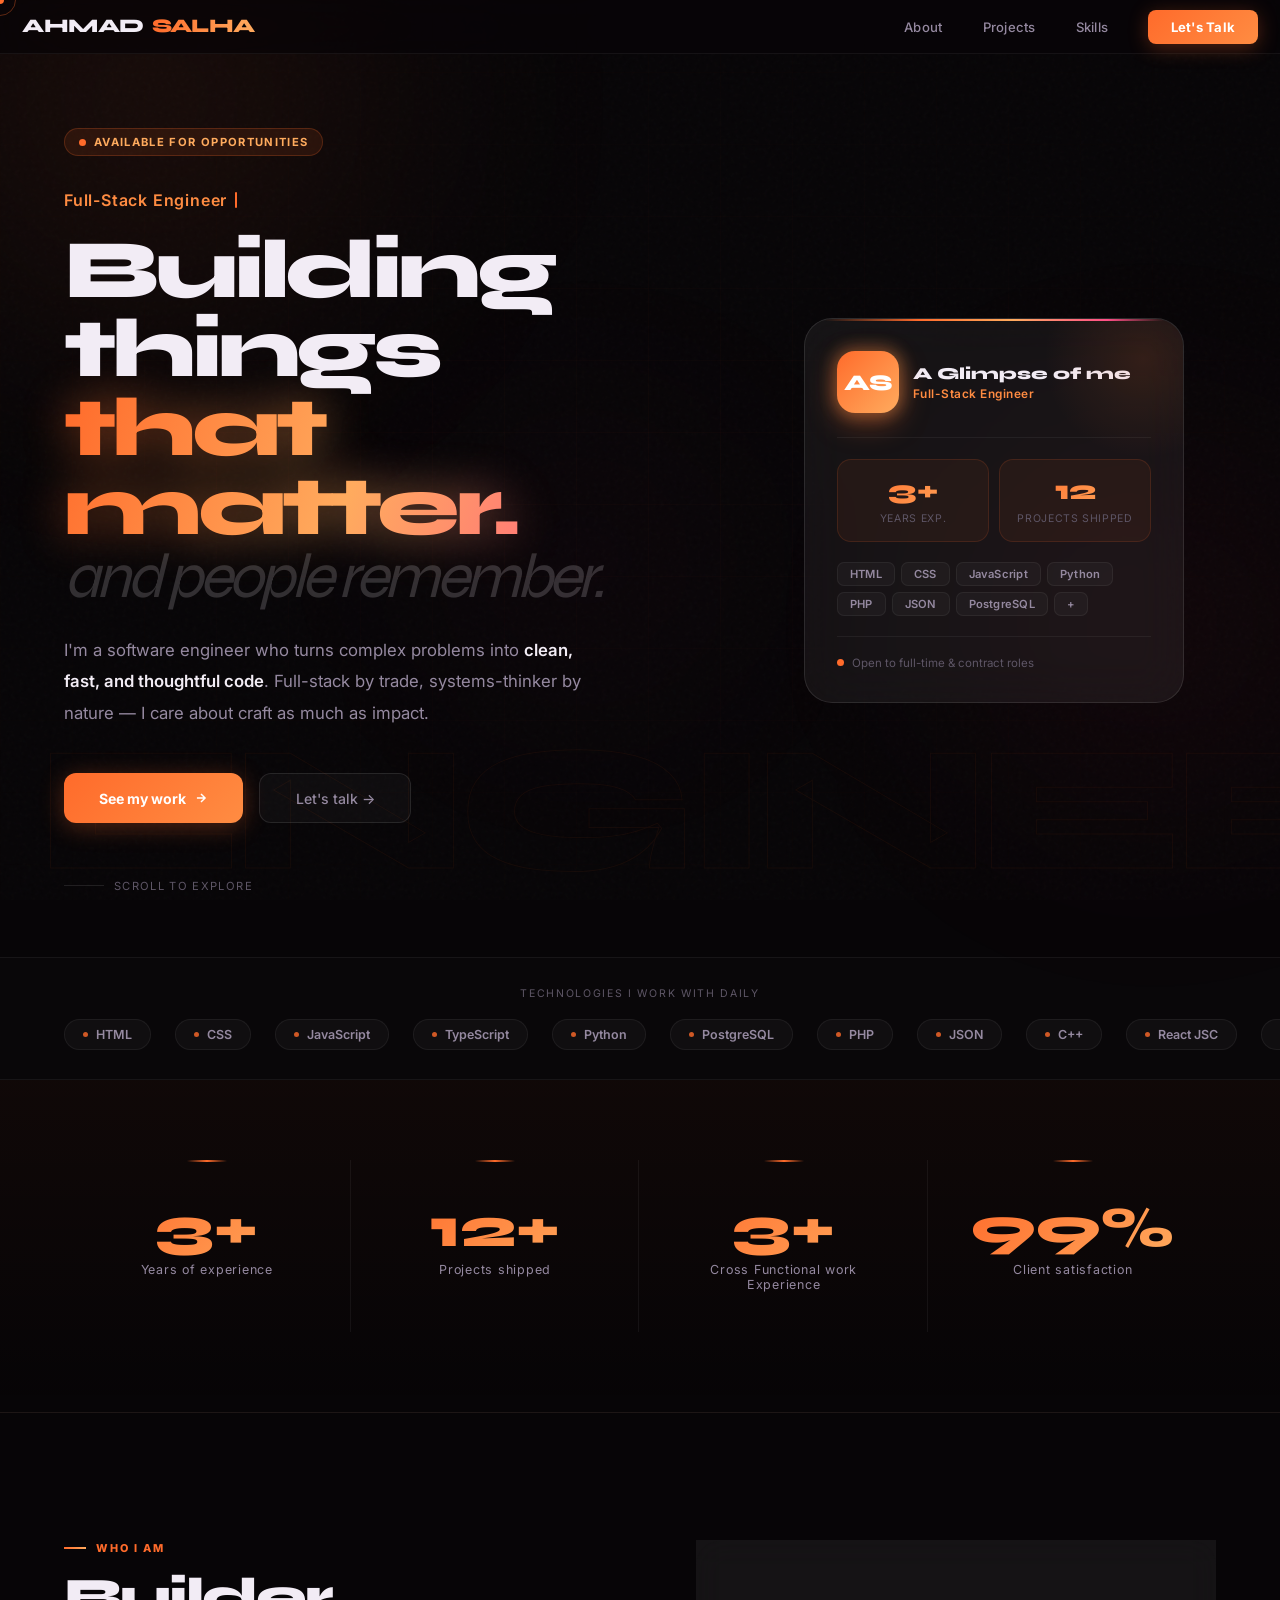
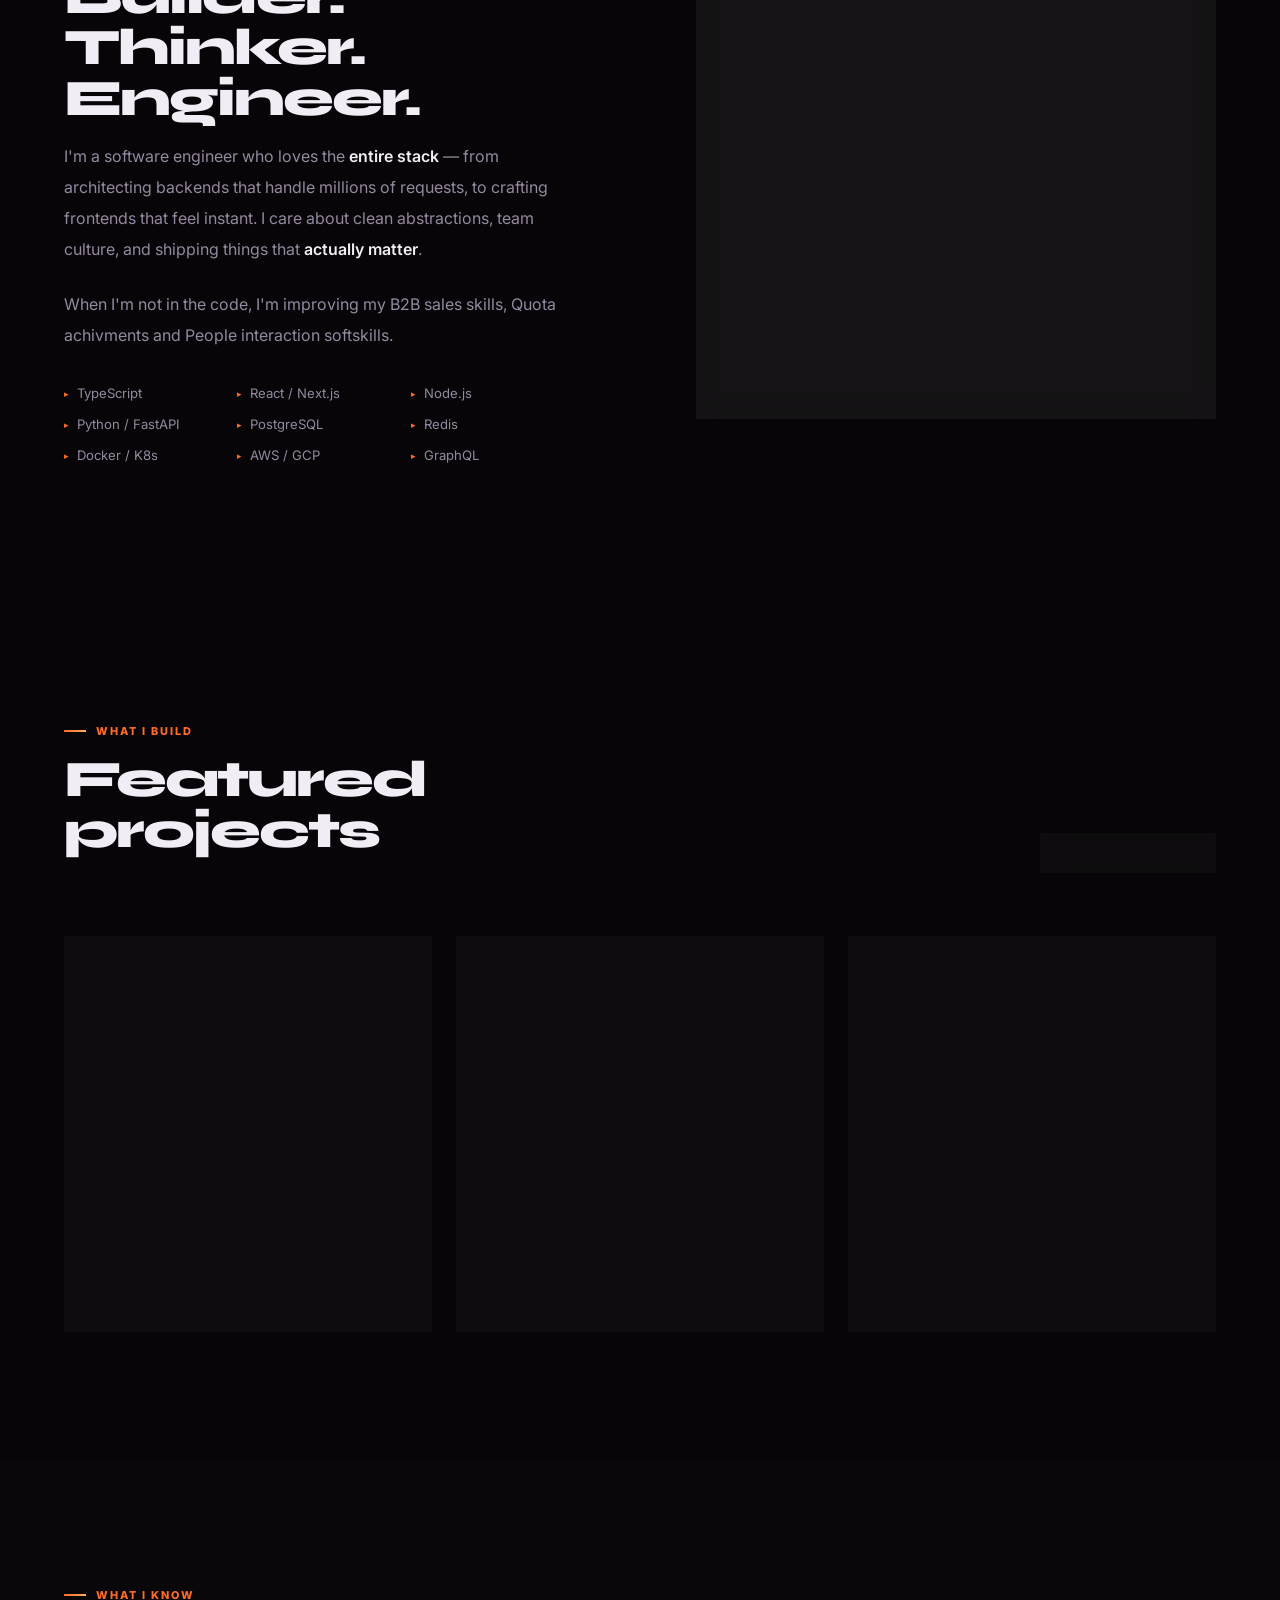
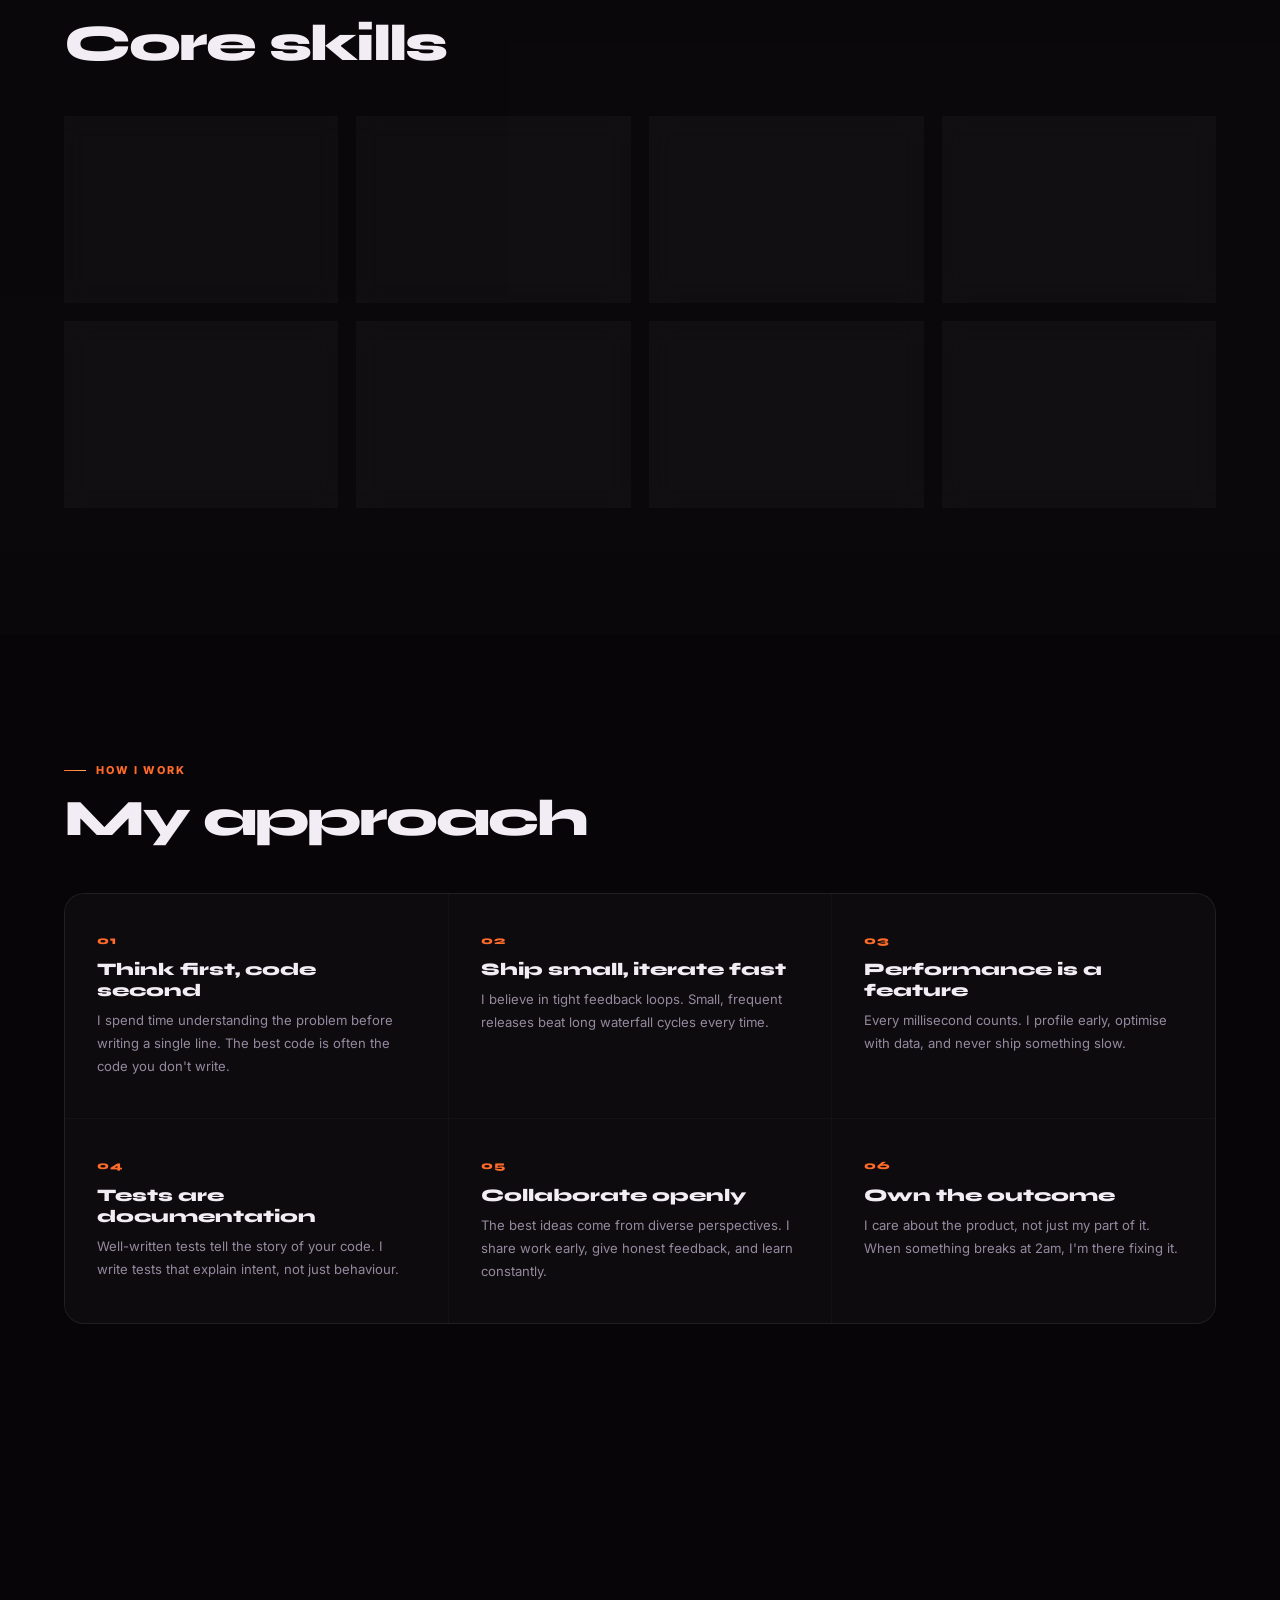
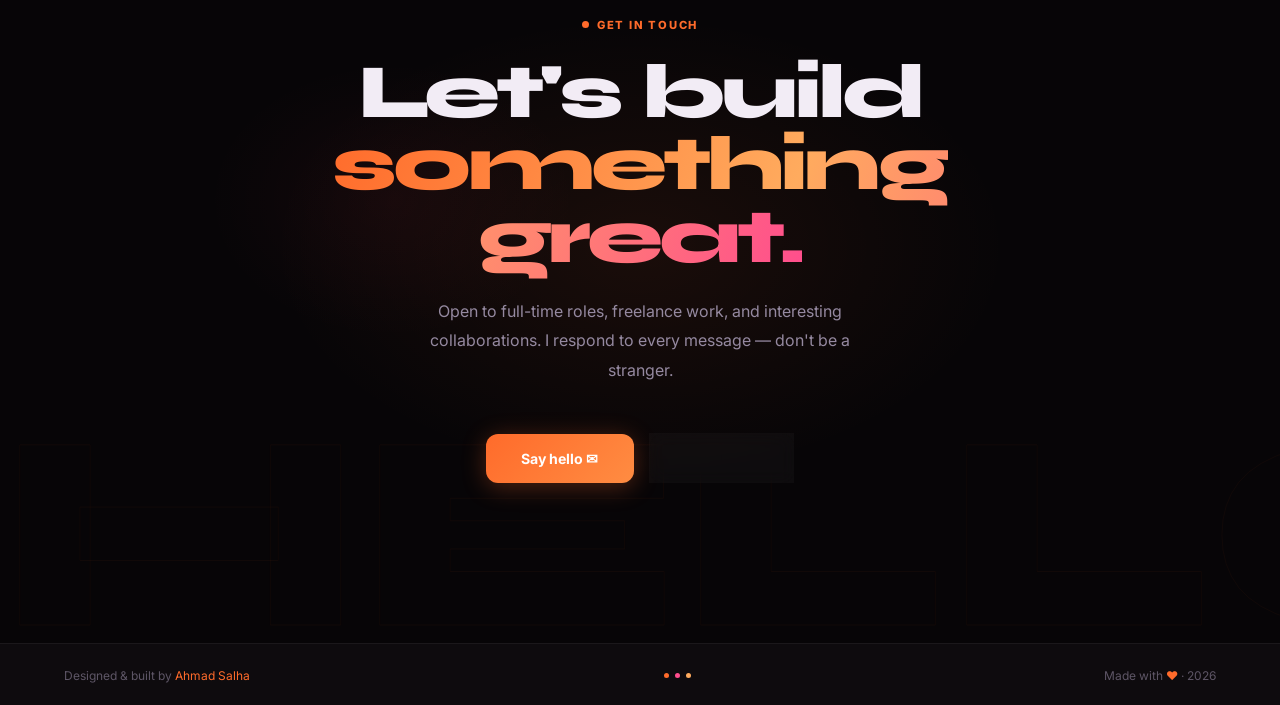
<file: Portofolio/index.html>
<!DOCTYPE html>
<html lang="en">
<head>
  <meta charset="UTF-8">
  <meta name="viewport" content="width=device-width, initial-scale=1.0">
  <title>AS- Software Engineer</title>
  <link rel="preconnect" href="https://fonts.googleapis.com">
  <link href="https://fonts.googleapis.com/css2?family=Syne:wght@400;500;600;700;800;900&family=Inter:wght@300;400;500;600;700&display=swap" rel="stylesheet">
  <link rel="stylesheet" href="style.css">
</head>
<body>

  <div class="cursor" id="cursor"></div>
  <div class="cursor-ring" id="cursorRing"></div>
  <div class="orb orb1"></div>
  <div class="orb orb2"></div>
  <div class="orb orb3"></div>

  <!-- NAV -->
  <nav>
    <a href="#" class="logo">
      
      AHMAD<span>SALHA</span>
    </a>
    <ul class="nav-links">
      <li><a href="#about">About</a></li>
      <li><a href="#projects">Projects</a></li>
      <li><a href="#skills">Skills</a></li>
      <li><a href="#contact" class="nav-cta">Let's Talk</a></li>
    </ul>

      <button class="hamburger" id="hamburger" aria-label="Menu">
        <span></span><span></span><span></span>
      </button>
  </nav>

  <!-- MOBILE NAV DRAWER -->
  <div class="mobile-nav" id="mobileNav">
    <a href="#about" class="m-link">About</a>
    <a href="#projects" class="m-link">Projects</a>
    <a href="#skills" class="m-link">Skills</a>
    <a href="#contact" class="m-cta m-link">Let's Talk</a>
  </div>

  <!-- HERO -->
  <section class="hero" id="home">
    <div class="hero-bg-text">ENGINEER</div>

    <div class="hero-left">
      <span class="available-badge">
        <span class="pulse"></span>
        Available for opportunities
      </span>

      <div class="tw-line">
        <span id="typewriter"></span><span class="tw-caret"></span>
      </div>

      <h1>
        <span class="w1">Building things</span>
        <span class="w2" data-text="that matter.">that matter.</span>
        <span class="w3">and people remember.</span>
      </h1>

      <p class="hero-sub">
        I'm a software engineer who turns complex problems into <strong style="color:var(--text);font-weight:600">clean, fast, and thoughtful code</strong>. Full-stack by trade, systems-thinker by nature — I care about craft as much as impact.
      </p>

      <div class="hero-btns">
        <a href="#projects" class="btn-solid">
          See my work
          <svg width="14" height="14" viewBox="0 0 24 24" fill="none" stroke="currentColor" stroke-width="2.5"><path d="M5 12h14M12 5l7 7-7 7"/></svg>
        </a>
        <a href="#contact" class="btn-outline">Let's talk →</a>
      </div>

      <div class="scroll-hint">
        <div class="scroll-line"></div>
        Scroll to explore
      </div>
    </div>

    <div class="hero-right">
      <div class="hero-card">
        <div class="hero-card-glow"></div>
        <div class="card-top">
          <div class="avi">AS</div>
          <div>
            <div class="card-name">A Glimpse of me</div>
            <div class="card-role">Full-Stack Engineer</div>
          </div>
        </div>
        <div class="card-divider"></div>
        <div class="card-stats">
          <div class="stat-box">
            <span class="stat-n" data-target="3" data-suffix="+">3+</span>
            <span class="stat-l">Years exp.</span>
          </div>
          <div class="stat-box">
            <span class="stat-n" data-target="12">12</span>
            <span class="stat-l">Projects shipped</span>
          </div>
        </div>
        <div class="chip-row">
          <span class="chip">HTML</span>
          <span class="chip">CSS</span>
          <span class="chip">JavaScript</span>
          <span class="chip">Python</span>
          <span class="chip">PHP</span>
          <span class="chip">JSON</span>
          <span class="chip">PostgreSQL</span>
          <span class="chip">+</span>
        </div>
        <div class="status-row">
          <div class="status-dot"></div>
          Open to full-time &amp; contract roles
        </div>
      </div>
    </div>
  </section>

  <!-- TECH STRIP -->
  <div class="logo-strip">
    <div class="strip-label">Technologies I work with daily</div>
    <div class="strip-track">
      <div class="tech-pill"><div class="tech-dot"></div>HTML</div>
      <div class="tech-pill"><div class="tech-dot"></div>CSS</div>
      <div class="tech-pill"><div class="tech-dot"></div>JavaScript</div>
      <div class="tech-pill"><div class="tech-dot"></div>TypeScript</div>
      <div class="tech-pill"><div class="tech-dot"></div>Python</div>
      <div class="tech-pill"><div class="tech-dot"></div>PostgreSQL</div>
      <div class="tech-pill"><div class="tech-dot"></div>PHP</div>
      <div class="tech-pill"><div class="tech-dot"></div>JSON</div>
      <div class="tech-pill"><div class="tech-dot"></div>C++</div>
      <div class="tech-pill"><div class="tech-dot"></div>React JSC</div>
      <div class="tech-pill"><div class="tech-dot"></div>React TYS</div>
      <div class="tech-pill"><div class="tech-dot"></div>C#</div>
      <div class="tech-pill"><div class="tech-dot"></div>PowerShell</div>
      <div class="tech-pill"><div class="tech-dot"></div>HTML</div>
      <div class="tech-pill"><div class="tech-dot"></div>CSS</div>
      <div class="tech-pill"><div class="tech-dot"></div>JavaScript</div>
      <div class="tech-pill"><div class="tech-dot"></div>TypeScript</div>
      <div class="tech-pill"><div class="tech-dot"></div>Python</div>
      <div class="tech-pill"><div class="tech-dot"></div>PostgreSQL</div>
      <div class="tech-pill"><div class="tech-dot"></div>PHP</div>
      <div class="tech-pill"><div class="tech-dot"></div>JSON</div>
      <div class="tech-pill"><div class="tech-dot"></div>C++</div>
      <div class="tech-pill"><div class="tech-dot"></div>React JSC</div>
      <div class="tech-pill"><div class="tech-dot"></div>React TYS</div>
      <div class="tech-pill"><div class="tech-dot"></div>C#</div>
      <div class="tech-pill"><div class="tech-dot"></div>PowerShell</div>
      
    </div>
  </div>

  <!-- NUMBERS -->
  <section class="numbers-section" id="numbers">
    <div class="numbers-inner">
      <div class="num-card reveal">
        <div class="num-val"><span data-target="3" data-suffix="+">3+</span></div>
        <div class="num-label">Years of experience</div>
      </div>
      <div class="num-card reveal reveal-d1">
        <div class="num-val"><span data-target="12" data-suffix="+">12+</span></div>
        <div class="num-label">Projects shipped</div>
      </div>
      <div class="num-card reveal reveal-d2">
        <div class="num-val"><span data-target="3" data-suffix="+">3+</span></div>
        <div class="num-label">Cross Functional work Experience</div>
      </div>
      <div class="num-card reveal reveal-d3">
        <div class="num-val"><span data-target="99" data-suffix="%">99%</span></div>
        <div class="num-label">Client satisfaction</div>
      </div>
    </div>
  </section>

  <!-- ABOUT -->
  <section class="about-section" id="about">
    <div class="about-grid">
      <div>
        <div class="sec-tag reveal">Who I am</div>
        <h2 class="sec-title reveal reveal-d1">Builder.<br>Thinker.<br>Engineer.</h2>
        <p class="about-body reveal reveal-d2">
          I'm a software engineer who loves the <strong>entire stack</strong> — from architecting backends that handle millions of requests, to crafting frontends that feel instant. I care about clean abstractions, team culture, and shipping things that <strong>actually matter</strong>.
        </p>
        <p class="about-body reveal reveal-d3">
          When I'm not in the code, I'm improving my B2B sales skills, Quota achivments and People interaction softskills.
        </p>
        <div class="tech-list reveal">
          <span class="tech-li">TypeScript</span>
          <span class="tech-li">React / Next.js</span>
          <span class="tech-li">Node.js</span>
          <span class="tech-li">Python / FastAPI</span>
          <span class="tech-li">PostgreSQL</span>
          <span class="tech-li">Redis</span>
          <span class="tech-li">Docker / K8s</span>
          <span class="tech-li">AWS / GCP</span>
          <span class="tech-li">GraphQL</span>
        </div>
      </div>

      <div class="xp-card reveal reveal-d2">
        <div class="xp-label">Experience timeline</div>
        <div class="tl">
          <div class="tl-item">
            <div class="tl-left"><div class="tl-dot"></div><div class="tl-line"></div></div>
            <div>
              <div class="tl-year">2024 – Present</div>
              <div class="tl-role">B2B Account Manager</div>
              <div class="tl-co">HP · Full-time</div>
            </div>
          </div>
          <div class="tl-item">
            <div class="tl-left"><div class="tl-dot dim"></div><div class="tl-line"></div></div>
            <div>
              <div class="tl-year">2023 – Present</div>
              <div class="tl-role">Software Engineer</div>
              <div class="tl-co">Freelancer</div>
            </div>
          </div>
          <div class="tl-item">
            <div class="tl-left"><div class="tl-dot dim"></div><div class="tl-line"></div></div>
            <div>
              <div class="tl-year">2023 – 2024</div>
              <div class="tl-role">Customer Support Specialist</div>
              <div class="tl-co">Teleperformance.Z Canon B2C</div>
            </div>
          </div>
          <div class="tl-item">
            <div class="tl-left"><div class="tl-dot dim"></div></div>
            <div>
              <div class="tl-year">2020 – 2023</div>
              <div class="tl-role">Technical Advisor</div>
              <div class="tl-co">Teleperformance.X Apple Support</div>
            </div>
          </div>
          <div class="tl-item">
            <div class="tl-left"><div class="tl-dot dim"></div></div>
            <div>
              <div class="tl-year">2019-2023</div>
              <div class="tl-role">B.Sc. Computer Science</div>
              <div class="tl-co">University Of Essex</div>
            </div>
          </div>
        </div>
      </div>
    </div>
  </section>

  <!-- PROJECTS -->
  <section class="projects-section" id="projects">
    <div class="projects-header">
      <div>
        <div class="sec-tag reveal">What I build</div>
        <h2 class="sec-title reveal reveal-d1">Featured<br>projects</h2>
      </div>
      <a href="project.html" class="btn-outline reveal" style="font-size:.82rem;padding:.65rem 1.3rem;">Check the Pipeline ↗</a>
    </div>
    <div class="projects-grid">

      <div class="proj-card reveal">
        <div class="proj-card-shine"></div>
        <div class="proj-num">01</div>
        <div class="proj-thumb t1"><span>🚀</span></div>
        <div class="proj-body">
          <div class="proj-meta">
            <span class="proj-tag">Full-Stack</span>
            <span class="proj-year">Fulltime</span>
          </div>
          <div class="proj-name">Professional websites</div>
          <div class="proj-desc">Interactive and luxurious well structured Websites to match your niche</div>
          <div class="proj-stack">
            <span class="proj-chip">Next.js</span>
            <span class="proj-chip">TypeScript</span>
            <span class="proj-chip">PostgreSQL</span>
          </div>
          
        </div>
      </div>

      <div class="proj-card reveal reveal-d1">
        <div class="proj-card-shine"></div>
        <div class="proj-num">02</div>
        <div class="proj-thumb t2"><span>⚡</span></div>
        <div class="proj-body">
          <div class="proj-meta">
            <span class="proj-tag">Backend / API</span>
            <span class="proj-year">Fulltime</span>
          </div>
          <div class="proj-name">Systems people need</div>
          <div class="proj-desc">Systems that you need to evolve and make your life easier </div>
          <div class="proj-stack">
            <span class="proj-chip">Python</span>
            <span class="proj-chip">FastAPI</span>
            <span class="proj-chip">Redis</span>
          </div>
          
        </div>
      </div>

      <div class="proj-card reveal reveal-d2">
        <div class="proj-card-shine"></div>
        <div class="proj-num">03</div>
        <div class="proj-thumb t3"><span>🛠</span></div>
        <div class="proj-body">
          <div class="proj-meta">
            <span class="proj-tag">Open Source</span>
            <span class="proj-year">Fulltime</span>
          </div>
          <div class="proj-name">A combination of real and virtual </div>
          <div class="proj-desc">Mixing knowledge and experience to ace outcomes. </div>
          <div class="proj-stack">
            <span class="proj-chip">TypeScript</span>
            <span class="proj-chip">React</span>
            <span class="proj-chip">AWS</span>
          </div>
          
        </div>
      </div>

    </div>
  </section>

  <!-- SKILLS -->
  <section class="skills-section" id="skills">
    <div class="skills-inner">
      <div class="sec-tag reveal">What I know</div>
      <h2 class="sec-title reveal reveal-d1">Core skills</h2>
      <div class="skills-grid">
        <div class="skill-card reveal">
          <div class="skill-icon si-a">🖥</div>
          <div class="skill-title">Frontend</div>
          <div class="skill-items">React, Next.js, TypeScript, Tailwind, Framer Motion, Zustand</div>
        </div>
        <div class="skill-card reveal reveal-d1">
          <div class="skill-icon si-b">⚙️</div>
          <div class="skill-title">Backend</div>
          <div class="skill-items">Node.js, Python, FastAPI, GraphQL, REST APIs, WebSockets</div>
        </div>
        <div class="skill-card reveal reveal-d2">
          <div class="skill-icon si-c">🗄</div>
          <div class="skill-title">Data &amp; Infra</div>
          <div class="skill-items">PostgreSQL, Redis, MongoDB, Docker, Kubernetes, Terraform</div>
        </div>
        <div class="skill-card reveal reveal-d3">
          <div class="skill-icon si-d">☁️</div>
          <div class="skill-title">Cloud &amp; DevOps</div>
          <div class="skill-items">AWS, GCP, CI/CD, GitHub Actions, Vercel, Monitoring</div>
        </div>
        <div class="skill-card reveal reveal-d3">
          <div class="skill-icon si-d">💵</div>
          <div class="skill-title">B2B Sales</div>
          <div class="skill-items">Sales skills, Closing deals, Providing quality</div>
        </div>
        <div class="skill-card reveal reveal-d3">
          <div class="skill-icon si-d">📝</div>
          <div class="skill-title">Technical Support</div>
          <div class="skill-items">Solving problems, Adapting Fast, Finding solutions</div>
        </div>
        <div class="skill-card reveal reveal-d3">
          <div class="skill-icon si-d">😅</div>
          <div class="skill-title">Humor</div>
          <div class="skill-items">Yes I got some</div>
        </div>
        <div class="skill-card reveal reveal-d3">
          <div class="skill-icon si-d">👻</div>
          <div class="skill-title">Wisdom</div>
          <div class="skill-items">Once a Smart man said...</div>
        </div>
      </div>
    </div>
  </section>

  <!-- HOVER GRID -->
  <section class="grid-section">
    <div class="grid-section-inner">
      <div class="sec-tag reveal">How I work</div>
      <h2 class="sec-title reveal reveal-d1">My approach</h2>
      <div id="hoverGrid">
        <div class="grid-item reveal">
          <div class="grid-item-num">01</div>
          <div class="grid-item-title">Think first, code second</div>
          <div class="grid-item-text">I spend time understanding the problem before writing a single line. The best code is often the code you don't write.</div>
        </div>
        <div class="grid-item reveal reveal-d1">
          <div class="grid-item-num">02</div>
          <div class="grid-item-title">Ship small, iterate fast</div>
          <div class="grid-item-text">I believe in tight feedback loops. Small, frequent releases beat long waterfall cycles every time.</div>
        </div>
        <div class="grid-item reveal reveal-d2">
          <div class="grid-item-num">03</div>
          <div class="grid-item-title">Performance is a feature</div>
          <div class="grid-item-text">Every millisecond counts. I profile early, optimise with data, and never ship something slow.</div>
        </div>
        <div class="grid-item reveal">
          <div class="grid-item-num">04</div>
          <div class="grid-item-title">Tests are documentation</div>
          <div class="grid-item-text">Well-written tests tell the story of your code. I write tests that explain intent, not just behaviour.</div>
        </div>
        <div class="grid-item reveal reveal-d1">
          <div class="grid-item-num">05</div>
          <div class="grid-item-title">Collaborate openly</div>
          <div class="grid-item-text">The best ideas come from diverse perspectives. I share work early, give honest feedback, and learn constantly.</div>
        </div>
        <div class="grid-item reveal reveal-d2">
          <div class="grid-item-num">06</div>
          <div class="grid-item-title">Own the outcome</div>
          <div class="grid-item-text">I care about the product, not just my part of it. When something breaks at 2am, I'm there fixing it.</div>
        </div>
      </div>
    </div>
  </section>

  <!-- CONTACT -->
  <section class="contact-section" id="contact">
    <div class="contact-glow"></div>
    <div class="contact-glow2"></div>
    <div class="contact-bg-word">HELLO</div>
    <div class="contact-inner">
      <div class="contact-eyebrow reveal">
        <span class="pulse"></span> Get in touch
      </div>
      <h2 class="contact-title reveal reveal-d1">
        Let's build<br>
        <span class="grad">something great.</span>
      </h2>
      <p class="contact-sub reveal reveal-d2">
        Open to full-time roles, freelance work, and interesting collaborations. I respond to every message — don't be a stranger.
      </p>
      <div class="contact-btns reveal reveal-d3">
        <a href="mailto:ahmad203salha@hotmail.com" class="btn-solid">Say hello ✉</a>
        <a href="https://linkedin.com/in/αhmad-salha-463309268" class="btn-outline">LinkedIn ↗</a>
      </div>
      <div class="contact-socials reveal reveal-d4">
        
        
        
      </div>
    </div>
  </section>

  <footer>
    <span>Designed &amp; built by <span class="ft-accent">Ahmad Salha</span></span>
    <div class="ft-dots">
      <div class="ft-dot"></div>
      <div class="ft-dot"></div>
      <div class="ft-dot"></div>
    </div>
    <span>Made with <span class="ft-accent">♥</span> · 2026</span>
  </footer>

  <script src="script.js"></script>
</body>
</html>
</file>
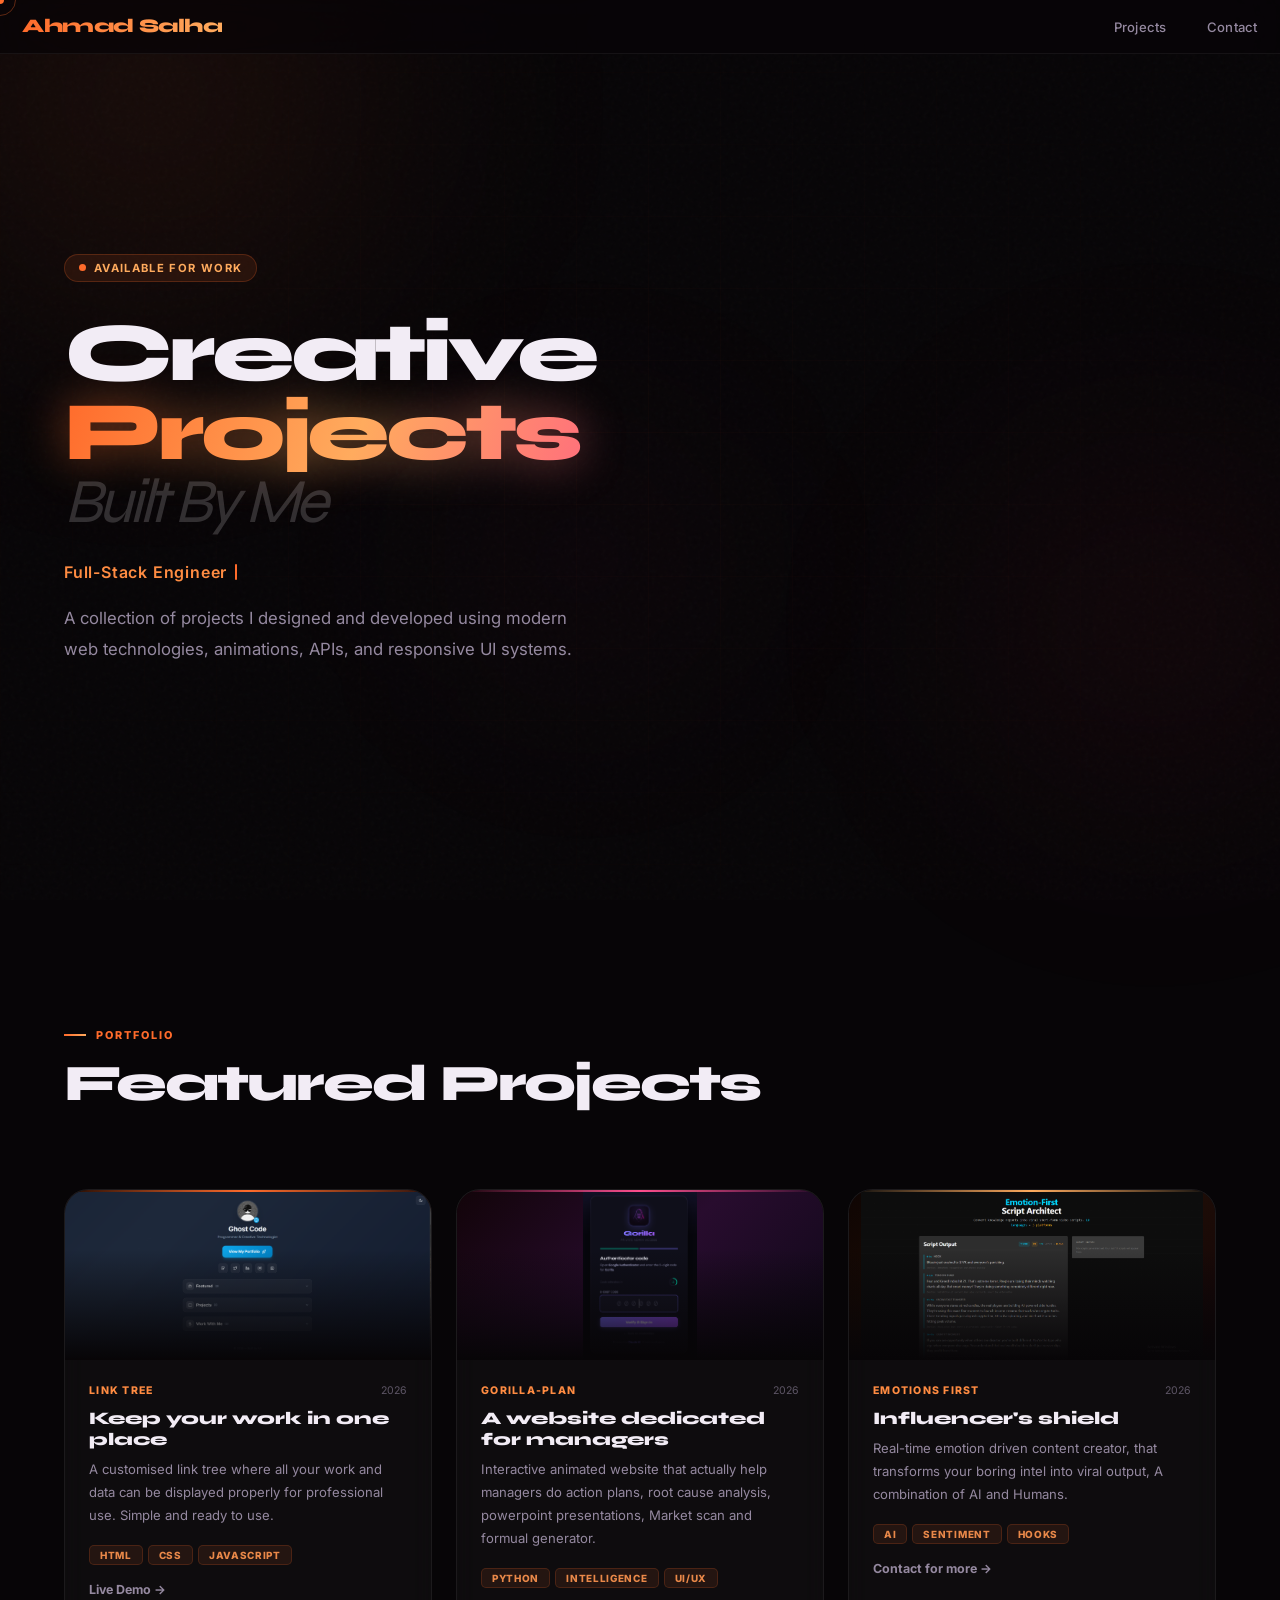
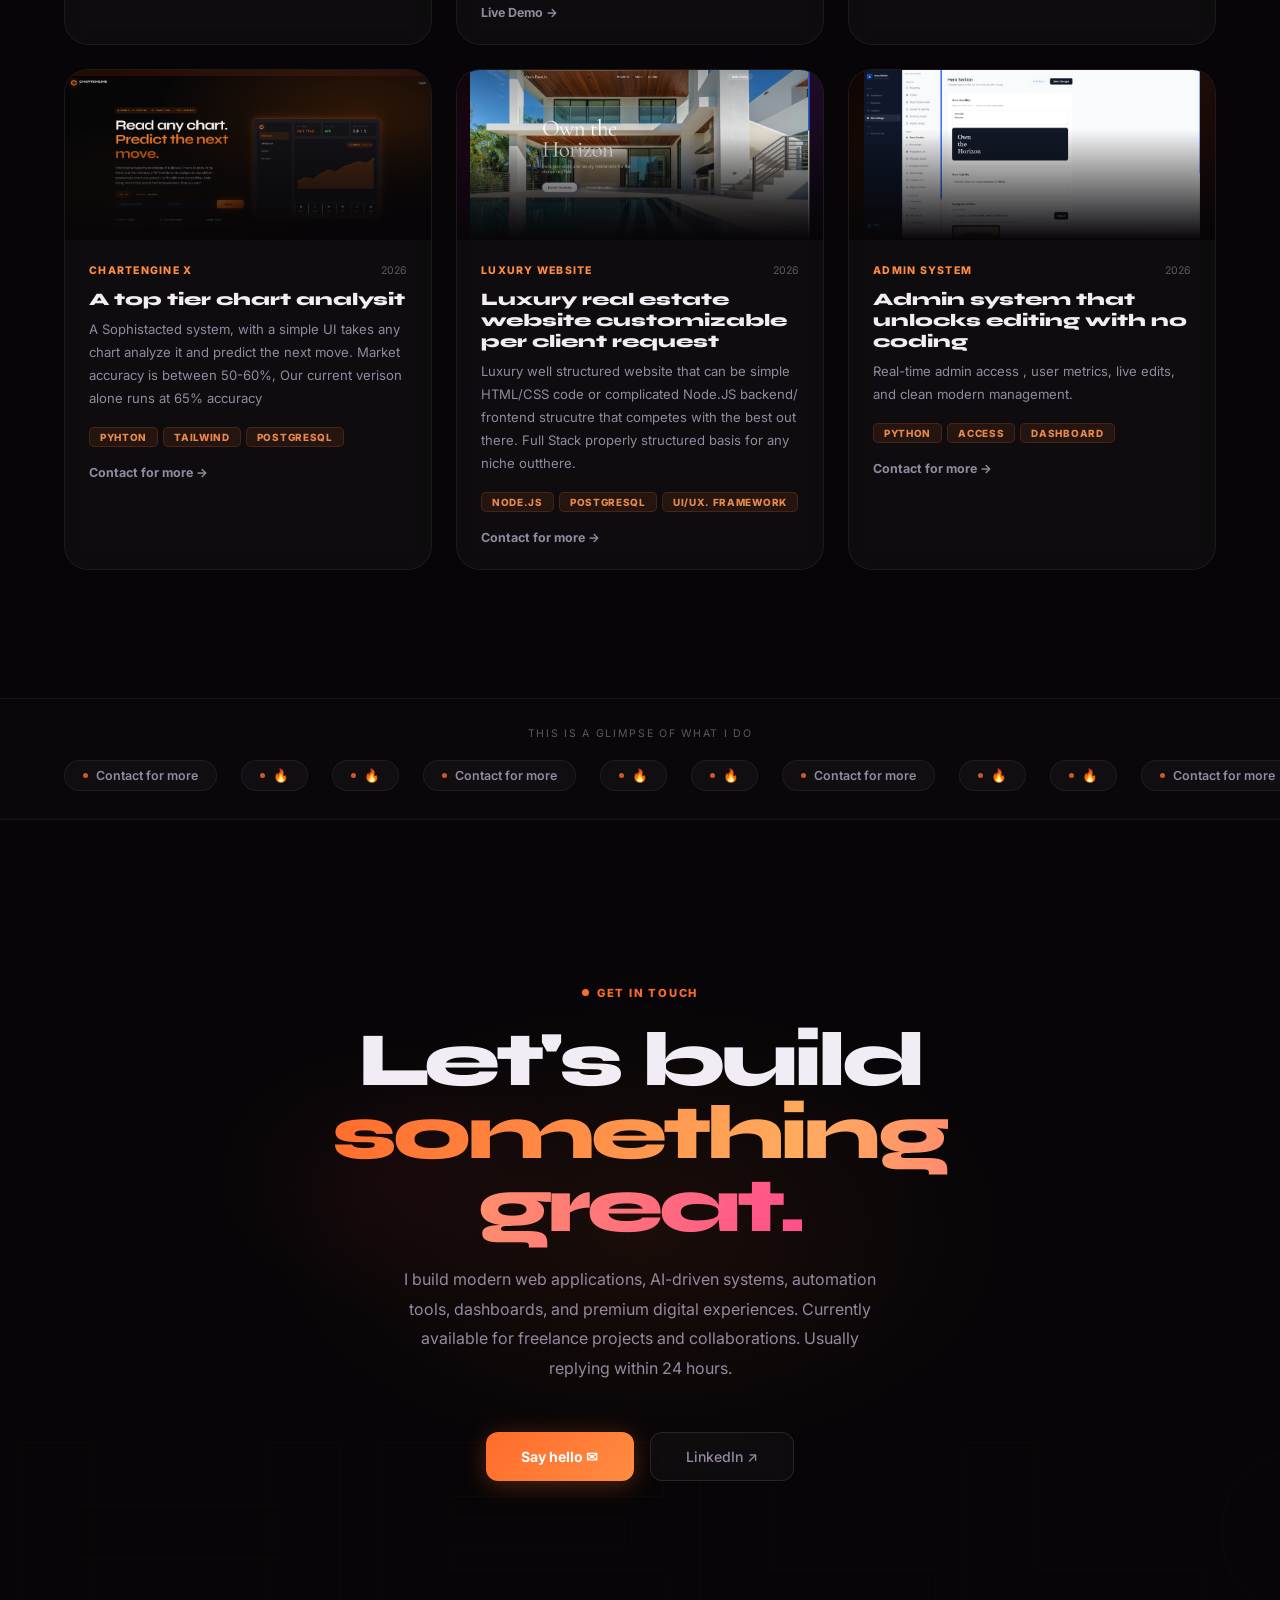
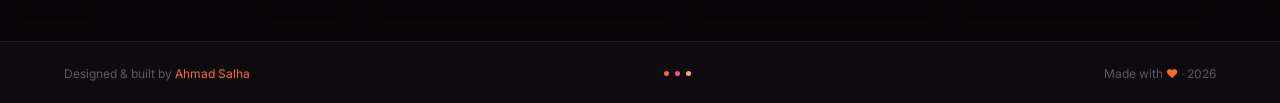
<file: Portofolio/project.html>
<!DOCTYPE html>
<html lang="en">
<head>
  <meta charset="UTF-8" />
  <meta name="viewport" content="width=device-width, initial-scale=1.0"/>
  <title>My Projects</title>

  <!-- Fonts -->
  <link rel="preconnect" href="https://fonts.googleapis.com">
  <link rel="preconnect" href="https://fonts.gstatic.com" crossorigin>
  <link href="https://fonts.googleapis.com/css2?family=Inter:wght@400;500;600;700;800&family=Syne:wght@700;800&display=swap" rel="stylesheet">

  <!-- Your CSS -->
  <link rel="stylesheet" href="style.css">
</head>
<body>

  <!-- Cursor -->
  <div class="cursor" id="cursor"></div>
  <div class="cursor-ring" id="cursorRing"></div>

  <!-- Background Orbs -->
  <div class="orb orb1"></div>
  <div class="orb orb2"></div>
  <div class="orb orb3"></div>

  <!-- NAV -->
  <nav>
    <a href="index.html" class="logo">
      
      <span>Ahmad Salha</span>
    </a>

    <ul class="nav-links">
      <li><a href="#projects">Projects</a></li>
      <li><a href="#contact">Contact</a></li>
    </ul>
  </nav>

  <!-- HERO -->
  <section class="hero">
    <div class="hero-left">
      <div class="available-badge">
        <span class="pulse"></span>
        Available For Work
      </div>

      <h1>
        <span class="w1">Creative</span>
        <span class="w2" data-text="Projects">Projects</span>
        <span class="w3">Built By Me</span>
      </h1>

      <div class="tw-line">
        <span id="typewriter"></span>
        <span class="tw-caret"></span>
      </div>

      <p class="hero-sub">
        A collection of projects I designed and developed using modern web technologies,
        animations, APIs, and responsive UI systems.
      </p>

    
      </div>
    </div>

    
  </section>

  <!-- PROJECTS -->
  <section class="projects-section reveal" id="projects">

    <div class="projects-header">
      <div>
        <div class="sec-tag">Portfolio</div>
        <h2 class="sec-title">Featured Projects</h2>
      </div>
    </div>

    <div class="projects-grid">

      <!-- CARD 1 -->
      <div class="proj-card reveal reveal-d1">

        <div class="proj-card-shine"></div>

        <div class="proj-num">01</div>

        <div class="proj-thumb t1">
          <img src="images/Links-app.png"
               alt="Project 1"
               style="width:100%; height:100%; object-fit:contain;">
        </div>

        <div class="proj-body">

          <div class="proj-meta">
            <span class="proj-tag">Link Tree</span>
            <span class="proj-year">2026</span>
          </div>

          <h3 class="proj-name">Keep your work in one place</h3>

          <p class="proj-desc">
            A customised link tree where all your work and data can be displayed properly for professional use. 
            Simple and ready to use.
          </p>

          <div class="proj-stack">
            <span class="proj-chip">HTML</span>
            <span class="proj-chip">CSS</span>
            <span class="proj-chip">JavaScript</span>
          </div>

          <div class="proj-links">

            <a href="https://aria-x.space"
               target="_blank"
               class="proj-link">
              Live Demo →
            </a>

        

          </div>

        </div>
      </div>

      <!-- CARD 2 -->
      <div class="proj-card reveal reveal-d2">

        <div class="proj-card-shine"></div>

        <div class="proj-num">02</div>

        <div class="proj-thumb t2">
          <img src="images/Groilla.png"
               alt="Project 2"
               style="width:100%; height:100%; object-fit:contain;">
        </div>

        <div class="proj-body">

          <div class="proj-meta">
            <span class="proj-tag">Gorilla-plan</span>
            <span class="proj-year">2026</span>
          </div>

          <h3 class="proj-name">A website dedicated for managers</h3>

          <p class="proj-desc">
            Interactive animated website that actually help managers do action plans,
            root cause analysis, powerpoint presentations, Market scan and formual generator.
          </p>

          <div class="proj-stack">
            <span class="proj-chip">Python</span>
            <span class="proj-chip">Intelligence</span>
            <span class="proj-chip">UI/UX</span>
          </div>

          <div class="proj-links">

            <a href="https://yourwebsite.com"
               target="_blank"
               class="proj-link">
              Live Demo →
            </a>

          </div>

        </div>
      </div>

      <!-- CARD 3 -->
      <div class="proj-card reveal reveal-d3">

        <div class="proj-card-shine"></div>

        <div class="proj-num">03</div>

        <div class="proj-thumb t3">
          <img src="images/Screenshot 2026-05-06 012001.png"
               alt="Project 3"
               style="width:100%; height:100%; object-fit:contain;">
        </div>

        <div class="proj-body">

          <div class="proj-meta">
            <span class="proj-tag">Emotions First</span>
            <span class="proj-year">2026</span>
          </div>

          <h3 class="proj-name">Influencer's shield</h3>

          <p class="proj-desc">
            Real-time emotion driven content creator, that transforms your boring intel into viral output, 
            A combination of AI and Humans.
          </p>

          <div class="proj-stack">
            <span class="proj-chip">AI</span>
            <span class="proj-chip">Sentiment</span>
            <span class="proj-chip">Hooks</span>
          </div>

          <div class="proj-links">

            <a href="#contact"
               target="_blank"
               class="proj-link">
              Contact for more  →
            </a>

          </div>

        </div>
      </div>

      <!-- CARD 4 -->
      <div class="proj-card reveal reveal-d1">

        <div class="proj-card-shine"></div>

        <div class="proj-num">04</div>

        <div class="proj-thumb t1">
          <img src="images/ChartX.png"
               alt="Project 1"
               style="width:100%; height:100%; object-fit:contain;">
        </div>

        <div class="proj-body">

          <div class="proj-meta">
            <span class="proj-tag">ChartEngine X</span>
            <span class="proj-year">2026</span>
          </div>

          <h3 class="proj-name">A top tier chart analysit</h3>

          <p class="proj-desc">
            A Sophistacted system, with a simple UI takes any chart analyze it and predict the next move. Market accuracy is between 50-60%,
            Our current verison alone runs at 65% accuracy
          </p>

          <div class="proj-stack">
            <span class="proj-chip">Pyhton</span>
            <span class="proj-chip">Tailwind</span>
            <span class="proj-chip">PostgreSQL</span>
          </div>

          <div class="proj-links">

             <a href="#contact"
               target="_blank"
               class="proj-link">
              Contact for more  →
            </a>

        

          </div>

        </div>
      </div>

      <!-- CARD 5 -->
      <div class="proj-card reveal reveal-d2">

        <div class="proj-card-shine"></div>

        <div class="proj-num">05</div>

        <div class="proj-thumb t2">
          <img src="images/luxurios.png"
               alt="Project 2"
               style="width:100%; height:100%; object-fit:contain;">
        </div>

        <div class="proj-body">

          <div class="proj-meta">
            <span class="proj-tag">Luxury Website </span>
            <span class="proj-year">2026</span>
          </div>

          <h3 class="proj-name">Luxury real estate website customizable per client request</h3>

          <p class="proj-desc">
            Luxury well structured website that can be simple HTML/CSS code or complicated Node.JS backend/ frontend strucutre that competes with 
            the best out there. Full Stack properly structured basis for any niche outthere.
          </p>

          <div class="proj-stack">
            <span class="proj-chip">Node.Js</span>
            <span class="proj-chip">PostgreSQL</span>
            <span class="proj-chip">UI/UX. Framework</span>
          </div>

          <div class="proj-links">

              <a href="#contact"
               target="_blank"
               class="proj-link">
              Contact for more  →
            </a>

          </div>

        </div>
      </div>

      <!-- CARD 6 -->
      <div class="proj-card reveal reveal-d3">

        <div class="proj-card-shine"></div>

        <div class="proj-num">06</div>

        <div class="proj-thumb t3">
          <img src="images/admin.png"
               alt="Project 3"
               style="width:100%; height:100%; object-fit:contain;">
        </div>

        <div class="proj-body">

          <div class="proj-meta">
            <span class="proj-tag">Admin System</span>
            <span class="proj-year">2026</span>
          </div>

          <h3 class="proj-name">Admin system that unlocks editing with no coding</h3>

          <p class="proj-desc">
            Real-time admin access ,
            user metrics, live edits,
            and clean modern management.
          </p>

          <div class="proj-stack">
            <span class="proj-chip">Python</span>
            <span class="proj-chip">Access</span>
            <span class="proj-chip">Dashboard</span>
          </div>

          <div class="proj-links">

             <a href="#contact"
               target="_blank"
               class="proj-link">
              Contact for more  →
            </a>

          </div>

        </div>

        
      </div>

    

    </div>
  </section>

  <section>
    <!-- TECH STRIP -->
  <div class="logo-strip">
    <div class="strip-label">This is a Glimpse of what i do</div>
    <div class="strip-track">
      <div class="tech-pill"><div class="tech-dot"></div>Contact for more</div>
      <div class="tech-pill"><div class="tech-dot"></div>🔥</div>
      <div class="tech-pill"><div class="tech-dot"></div>🔥</div>
      <div class="tech-pill"><div class="tech-dot"></div>Contact for more</div>
      <div class="tech-pill"><div class="tech-dot"></div>🔥</div>
      <div class="tech-pill"><div class="tech-dot"></div>🔥</div>
      <div class="tech-pill"><div class="tech-dot"></div>Contact for more</div>
      <div class="tech-pill"><div class="tech-dot"></div>🔥</div>
      <div class="tech-pill"><div class="tech-dot"></div>🔥</div>
      <div class="tech-pill"><div class="tech-dot"></div>Contact for more</div>
      <div class="tech-pill"><div class="tech-dot"></div>🔥</div>
      <div class="tech-pill"><div class="tech-dot"></div>🔥</div>
      <div class="tech-pill"><div class="tech-dot"></div>Contact for more</div>
      <div class="tech-pill"><div class="tech-dot"></div>🔥</div>
      <div class="tech-pill"><div class="tech-dot"></div>🔥</div>
      <div class="tech-pill"><div class="tech-dot"></div>Contact for more</div>
      <div class="tech-pill"><div class="tech-dot"></div>🔥</div>
      <div class="tech-pill"><div class="tech-dot"></div>🔥</div>
      <div class="tech-pill"><div class="tech-dot"></div>Contact for more</div>
      
      
      
      
    </div>
  </div>
  </section>

  <!-- CONTACT -->
  <section class="contact-section" id="contact">
    <div class="contact-glow"></div>
    <div class="contact-glow2"></div>
    <div class="contact-bg-word">HELLO</div>
    <div class="contact-inner">
      <div class="contact-eyebrow reveal">
        <span class="pulse"></span> Get in touch
      </div>
      <h2 class="contact-title reveal reveal-d1">
        Let's build<br>
        <span class="grad">something great.</span>
      </h2>
      <p class="contact-sub reveal reveal-d2">
        I build modern web applications, AI-driven systems,
  automation tools, dashboards, and premium digital experiences.
  Currently available for freelance projects and collaborations.
  Usually replying within 24 hours.
      </p>
      <div class="contact-btns reveal reveal-d3">
        <a href="mailto:ahmad203salha@hotmail.com" class="btn-solid">Say hello ✉</a>
        <a href="https://linkedin.com/in/αhmad-salha-463309268" class="btn-outline">LinkedIn ↗</a>
      </div>
      <div class="contact-socials reveal reveal-d4">
        
        
        
      </div>
    </div>
  </section>

  <!-- FOOTER -->
  <footer>
    <span>Designed &amp; built by <span class="ft-accent">Ahmad Salha</span></span>
    <div class="ft-dots">
      <div class="ft-dot"></div>
      <div class="ft-dot"></div>
      <div class="ft-dot"></div>
    </div>
    <span>Made with <span class="ft-accent">♥</span> · 2026</span>
  </footer>

  <!-- Your JS -->
  <script src="script.js"></script>

</body>
</html>
</file>
<file: Portofolio/style.css>
/* ══════════════════════════════════════════
   PORTFOLIO — CREATIVE DARK ORANGE EDITION
   ══════════════════════════════════════════ */

*, *::before, *::after { box-sizing: border-box; margin: 0; padding: 0; }

:root {
  --bg:       #070507;
  --bg2:      #0E0B0E;
  --bg3:      #161216;
  --border:   rgba(255,255,255,0.055);
  --border2:  rgba(255,255,255,0.1);
  --o1:       #FF6B2B;
  --o2:       #FF8C42;
  --o3:       #FFAB5E;
  --pink:     #FF4D8D;
  --red:      #FF3356;
  --text:     #F2ECF5;
  --muted:    #5E5666;
  --muted2:   #9589A0;
  --glass:    rgba(255,255,255,0.03);
  --glass2:   rgba(255,255,255,0.06);
}

html { scroll-behavior: smooth; }

body {
  font-family: 'Inter', sans-serif;
  background: var(--bg);
  color: var(--text);
  overflow-x: hidden;
  cursor: none;
}

/* ── CURSOR ── */
.cursor {
  width: 8px; height: 8px;
  background: var(--o1);
  border-radius: 50%; position: fixed;
  pointer-events: none; z-index: 9999;
  transform: translate(-50%,-50%);
  transition: width .25s cubic-bezier(.34,1.56,.64,1),
              height .25s cubic-bezier(.34,1.56,.64,1);
}
.cursor-ring {
  width: 32px; height: 32px;
  border: 1.5px solid rgba(255,107,43,.35);
  border-radius: 50%; position: fixed;
  pointer-events: none; z-index: 9998;
  transform: translate(-50%,-50%);
  transition: width .3s cubic-bezier(.34,1.56,.64,1),
              height .3s cubic-bezier(.34,1.56,.64,1),
              border-color .2s;
}

/* ── NOISE ── */
body::before {
  content: ''; position: fixed; inset: 0; z-index: 0;
  background-image: url("data:image/svg+xml,%3Csvg viewBox='0 0 256 256' xmlns='http://www.w3.org/2000/svg'%3E%3Cfilter id='n'%3E%3CfeTurbulence type='fractalNoise' baseFrequency='0.85' numOctaves='4' stitchTiles='stitch'/%3E%3C/filter%3E%3Crect width='100%25' height='100%25' filter='url(%23n)' opacity='0.035'/%3E%3C/svg%3E");
  pointer-events: none; opacity: .6;
}

/* ── AMBIENT GRID ── */
body::after {
  content: ''; position: fixed; inset: 0; z-index: 0; pointer-events: none;
  background-image:
    linear-gradient(rgba(255,107,43,0.025) 1px, transparent 1px),
    linear-gradient(90deg, rgba(255,107,43,0.025) 1px, transparent 1px);
  background-size: 72px 72px;
  mask-image: radial-gradient(ellipse 80% 80% at 50% 50%, black 0%, transparent 100%);
  -webkit-mask-image: radial-gradient(ellipse 80% 80% at 50% 50%, black 0%, transparent 100%);
}

/* ── ORBS ── */
.orb { position: fixed; border-radius: 50%; pointer-events: none; z-index: 0; filter: blur(110px); }
.orb1 { width: 700px; height: 700px; background: radial-gradient(circle, rgba(255,107,43,.1) 0%, transparent 70%); top: -250px; left: -200px; animation: drift1 22s ease-in-out infinite; }
.orb2 { width: 550px; height: 550px; background: radial-gradient(circle, rgba(255,51,86,.07) 0%, transparent 70%); bottom: 0%; right: -150px; animation: drift2 28s ease-in-out infinite; }
.orb3 { width: 400px; height: 400px; background: radial-gradient(circle, rgba(255,77,141,.05) 0%, transparent 70%); top: 40%; left: 30%; animation: drift3 34s ease-in-out infinite; }
@keyframes drift1 { 0%,100%{transform:translate(0,0) scale(1)} 33%{transform:translate(80px,50px) scale(1.05)} 66%{transform:translate(-40px,80px) scale(.97)} }
@keyframes drift2 { 0%,100%{transform:translate(0,0)} 50%{transform:translate(-70px,40px) scale(1.08)} }
@keyframes drift3 { 0%,100%{transform:translate(0,0)} 50%{transform:translate(50px,-70px)} }

section { position: relative; z-index: 1; }

/* ═══════════════════════════ NAV ═══════════════════════════ */
nav {
  position: fixed; top: 0; left: 0; right: 0; z-index: 100;
  display: flex; justify-content: space-between; align-items: center;
  padding: 1rem 4rem;
  background: rgba(7,5,7,.75);
  backdrop-filter: blur(32px) saturate(200%);
  -webkit-backdrop-filter: blur(32px) saturate(200%);
  border-bottom: 1px solid var(--border);
}
.logo {
  font-family: 'Syne', sans-serif; font-size: 1.2rem; font-weight: 800;
  letter-spacing: -.03em; color: var(--text); text-decoration: none;
  display: flex; align-items: center; gap: 8px;
}
.logo-mark {
  width: 28px; height: 28px; border-radius: 8px;
  background: linear-gradient(135deg, var(--o1), var(--pink));
  display: flex; align-items: center; justify-content: center;
  font-size: .8rem; font-weight: 900; color: #fff;
  box-shadow: 0 4px 14px rgba(255,107,43,.35);
}
.logo span {
  background: linear-gradient(90deg, var(--o1), var(--o3));
  -webkit-background-clip: text; -webkit-text-fill-color: transparent; background-clip: text;
}
.nav-links { display: flex; gap: 2.5rem; list-style: none; align-items: center; }
.nav-links a {
  font-size: .82rem; font-weight: 500; color: var(--muted2);
  text-decoration: none; letter-spacing: .02em; transition: color .2s;
  position: relative;
}
.nav-links a::after {
  content: ''; position: absolute; bottom: -3px; left: 0; right: 0; height: 1px;
  background: linear-gradient(90deg, var(--o1), var(--o3));
  transform: scaleX(0); transition: transform .2s; transform-origin: left;
}
.nav-links a:hover { color: var(--text); }
.nav-links a:hover::after { transform: scaleX(1); }
.nav-cta {
  background: linear-gradient(135deg, var(--o1), var(--o2)) !important;
  color: #fff !important; padding: .55rem 1.4rem !important;
  border-radius: 8px !important; font-weight: 700 !important;
  box-shadow: 0 4px 20px rgba(255,107,43,.3) !important;
  transition: transform .2s, box-shadow .2s !important;
}
.nav-cta:hover { transform: translateY(-2px) !important; box-shadow: 0 8px 30px rgba(255,107,43,.45) !important; }
.nav-cta::after { display: none !important; }

/* ═══════════════════════════ HERO ═══════════════════════════ */
.hero {
  min-height: 100vh;
  display: flex; align-items: center;
  padding: 8rem 4rem 4rem; gap: 5rem;
  position: relative;
}

/* BIG BG TEXT */
.hero-bg-text {
  position: absolute; bottom: 6%; left: 3%; right: 0;
  font-family: 'Syne', sans-serif; font-size: clamp(6rem, 14vw, 16rem);
  font-weight: 900; line-height: 1; letter-spacing: -.05em;
  color: transparent;
  -webkit-text-stroke: 1px rgba(255,107,43,0.055);
  pointer-events: none; user-select: none; z-index: 0;
  white-space: nowrap; overflow: hidden;
}

.hero-left { flex: 1; max-width: 660px; position: relative; z-index: 2; }
.hero-right { flex: 0 0 380px; position: relative; z-index: 2; }

.available-badge {
  display: inline-flex; align-items: center; gap: 8px;
  background: rgba(255,107,43,.1); border: 1px solid rgba(255,107,43,.22);
  color: var(--o3); font-size: .7rem; font-weight: 700;
  letter-spacing: .12em; text-transform: uppercase;
  padding: 6px 14px; border-radius: 100px; margin-bottom: 2rem;
  opacity: 0; animation: fadeUp .6s .1s forwards;
}
.pulse {
  width: 7px; height: 7px; border-radius: 50%; background: var(--o1);
  box-shadow: 0 0 0 0 rgba(255,107,43,.5);
  animation: pulseRing 2s ease-in-out infinite;
}
@keyframes pulseRing {
  0%   { box-shadow: 0 0 0 0 rgba(255,107,43,.5); }
  70%  { box-shadow: 0 0 0 8px rgba(255,107,43,0); }
  100% { box-shadow: 0 0 0 0 rgba(255,107,43,0); }
}

.hero h1 {
  font-family: 'Syne', sans-serif;
  font-size: clamp(3.4rem, 6.5vw, 6.5rem);
  font-weight: 900; line-height: .95; letter-spacing: -.05em;
  margin-bottom: 1.8rem;
  opacity: 0; animation: fadeUp .7s .2s forwards;
}
.hero h1 .w1 { display: block; color: var(--text); }
.hero h1 .w2 {
  display: block;
  background: linear-gradient(110deg, var(--o1) 0%, var(--o3) 45%, var(--pink) 100%);
  -webkit-background-clip: text; -webkit-text-fill-color: transparent; background-clip: text;
  position: relative;
}
.hero h1 .w2::after {
  content: attr(data-text);
  position: absolute; inset: 0;
  background: linear-gradient(110deg, var(--o1) 0%, var(--o3) 45%, var(--pink) 100%);
  -webkit-background-clip: text; -webkit-text-fill-color: transparent; background-clip: text;
  filter: blur(24px); opacity: .5; z-index: -1;
}
.hero h1 .w3 {
  display: block; color: rgba(242,236,245,.18);
  font-weight: 300; font-style: italic; font-size: .75em;
}

/* TYPEWRITER */
.tw-line {
  font-size: 1rem; color: var(--o2); font-weight: 600;
  letter-spacing: .05em; margin-bottom: 1.2rem;
  opacity: 0; animation: fadeUp .7s .28s forwards;
  min-height: 1.5em;
  display: flex; align-items: center; gap: 8px;
}
.tw-caret {
  display: inline-block; width: 2px; height: 1em;
  background: var(--o1); border-radius: 1px;
  animation: caretBlink 1s step-end infinite;
}
@keyframes caretBlink { 0%,100%{opacity:1} 50%{opacity:0} }

.hero-sub {
  font-size: 1.05rem; color: var(--muted2); line-height: 1.85; max-width: 520px;
  margin-bottom: 2.8rem; opacity: 0; animation: fadeUp .7s .38s forwards;
}

.hero-btns {
  display: flex; gap: 1rem; flex-wrap: wrap;
  opacity: 0; animation: fadeUp .7s .52s forwards;
}
.btn-solid {
  background: linear-gradient(135deg, var(--o1), var(--o2));
  color: #fff; font-family: 'Inter', sans-serif;
  font-size: .88rem; font-weight: 700; padding: .95rem 2.2rem;
  border: none; border-radius: 12px; cursor: none; text-decoration: none;
  display: inline-flex; align-items: center; gap: 8px;
  transition: transform .2s, box-shadow .2s;
  box-shadow: 0 4px 24px rgba(255,107,43,.3);
  position: relative; overflow: hidden;
}
.btn-solid::before {
  content: ''; position: absolute; inset: 0;
  background: linear-gradient(135deg, rgba(255,255,255,.2), transparent);
  opacity: 0; transition: opacity .2s;
}
.btn-solid:hover::before { opacity: 1; }
.btn-solid:hover { transform: translateY(-3px); box-shadow: 0 14px 40px rgba(255,107,43,.4); }
.btn-solid svg { transition: transform .2s; }
.btn-solid:hover svg { transform: translateX(3px); }

.btn-outline {
  background: var(--glass); color: var(--muted2);
  font-family: 'Inter', sans-serif; font-size: .88rem; font-weight: 500;
  padding: .95rem 2.2rem; border: 1px solid var(--border2); border-radius: 12px;
  cursor: none; text-decoration: none; display: inline-flex; align-items: center; gap: 8px;
  transition: border-color .2s, color .2s, background .2s, transform .2s;
  backdrop-filter: blur(8px);
}
.btn-outline:hover { border-color: rgba(255,107,43,.45); color: var(--text); background: rgba(255,107,43,.07); transform: translateY(-2px); }

.scroll-hint {
  display: flex; align-items: center; gap: 10px;
  font-size: .7rem; color: var(--muted); letter-spacing: .12em; text-transform: uppercase;
  margin-top: 3.5rem; opacity: 0; animation: fadeUp .7s .72s forwards;
}
.scroll-line { width: 40px; height: 1px; background: var(--border2); position: relative; overflow: hidden; }
.scroll-line::after {
  content: ''; position: absolute; left: -100%; top: 0;
  width: 100%; height: 100%;
  background: linear-gradient(90deg, var(--o1), var(--o3));
  animation: scrollLine 2.5s 1s ease-in-out infinite;
}
@keyframes scrollLine { 0%{left:-100%} 100%{left:100%} }

/* ── HERO CARD ── */
.hero-card {
  background: var(--glass2);
  border: 1px solid var(--border2); border-radius: 28px; padding: 2rem;
  position: relative; overflow: hidden;
  backdrop-filter: blur(24px); -webkit-backdrop-filter: blur(24px);
  opacity: 0; animation: fadeLeft .8s .4s forwards;
}
.hero-card::before {
  content: ''; position: absolute; top: 0; left: 0; right: 0; height: 2px;
  background: linear-gradient(90deg, transparent 5%, var(--o1) 30%, var(--o3) 55%, var(--pink) 80%, transparent 95%);
}
.hero-card-glow {
  position: absolute; top: -60px; right: -60px;
  width: 200px; height: 200px; border-radius: 50%;
  background: radial-gradient(circle, rgba(255,107,43,.12) 0%, transparent 70%);
  pointer-events: none;
}
.card-top { display: flex; align-items: center; gap: 14px; margin-bottom: 1.5rem; }
.avi {
  width: 62px; height: 62px; border-radius: 18px;
  background: linear-gradient(135deg, var(--o1), var(--o3));
  display: flex; align-items: center; justify-content: center;
  font-family: 'Syne', sans-serif; font-size: 1.4rem; font-weight: 900; color: #fff;
  flex-shrink: 0; box-shadow: 0 10px 30px rgba(255,107,43,.35);
  position: relative;
}
.avi::after {
  content: ''; position: absolute; inset: -3px; border-radius: 20px;
  background: linear-gradient(135deg, var(--o2), var(--o3));
  z-index: -1; opacity: .4; filter: blur(8px);
}
.card-name { font-family: 'Syne', sans-serif; font-size: 1.05rem; font-weight: 800; }
.card-role { font-size: .74rem; color: var(--o2); font-weight: 600; margin-top: 3px; letter-spacing: .04em; }
.card-divider { height: 1px; background: var(--border); margin: 0 0 1.3rem; }
.card-stats { display: grid; grid-template-columns: 1fr 1fr; gap: 10px; margin-bottom: 1.3rem; }
.stat-box {
  background: rgba(255,107,43,.06); border: 1px solid rgba(255,107,43,.14);
  border-radius: 14px; padding: .9rem; text-align: center;
}
.stat-n {
  font-family: 'Syne', sans-serif; font-size: 1.7rem; font-weight: 900;
  background: linear-gradient(135deg, var(--o1), var(--o3));
  -webkit-background-clip: text; -webkit-text-fill-color: transparent; background-clip: text;
  display: block;
}
.stat-l { font-size: .66rem; color: var(--muted); letter-spacing: .06em; text-transform: uppercase; margin-top: 2px; }
.chip-row { display: flex; flex-wrap: wrap; gap: 6px; }
.chip {
  background: var(--glass); border: 1px solid var(--border);
  color: var(--muted2); font-size: .7rem; font-weight: 600;
  padding: 4px 12px; border-radius: 7px; letter-spacing: .02em;
  transition: border-color .2s, color .2s, background .2s, transform .15s;
}
.chip:hover { border-color: rgba(255,107,43,.4); color: var(--o3); background: rgba(255,107,43,.07); transform: translateY(-1px); }
.status-row {
  display: flex; align-items: center; gap: 8px;
  margin-top: 1.2rem; padding-top: 1.2rem;
  border-top: 1px solid var(--border);
  font-size: .72rem; color: var(--muted);
}
.status-dot {
  width: 7px; height: 7px; border-radius: 50%; background: var(--o1); flex-shrink: 0;
  box-shadow: 0 0 0 0 rgba(255,107,43,.5); animation: pulseRing 2s ease-in-out infinite;
}

/* ═══════════════ STRIP ═══════════════ */
.logo-strip {
  padding: 1.8rem 4rem; border-top: 1px solid var(--border); border-bottom: 1px solid var(--border);
  overflow: hidden; position: relative; z-index: 1;
  background: rgba(255,255,255,.012);
}
.strip-label {
  text-align: center; font-size: .66rem; color: var(--muted);
  letter-spacing: .16em; text-transform: uppercase; margin-bottom: 1.2rem;
}
.strip-track { display: flex; gap: 1.5rem; align-items: center; width: max-content; animation: stripScroll 26s linear infinite; }
.strip-track:hover { animation-play-state: paused; }
@keyframes stripScroll { 0%{transform:translateX(0)} 100%{transform:translateX(-50%)} }
.tech-pill {
  display: flex; align-items: center; gap: 8px;
  background: var(--glass); border: 1px solid var(--border);
  border-radius: 100px; padding: 7px 18px;
  font-size: .78rem; font-weight: 600; color: var(--muted2); white-space: nowrap;
  transition: border-color .2s, color .2s;
}
.tech-pill:hover { border-color: rgba(255,107,43,.35); color: var(--o3); }
.tech-dot { width: 5px; height: 5px; border-radius: 50%; background: var(--o1); opacity: .8; }

/* ═══════════════ SECTION COMMONS ═══════════════ */
.sec-tag {
  display: flex; align-items: center; gap: 10px;
  font-size: .68rem; font-weight: 800; letter-spacing: .18em; text-transform: uppercase;
  color: var(--o1); margin-bottom: 1rem;
}
.sec-tag::before {
  content: ''; display: block; width: 22px; height: 1.5px;
  background: linear-gradient(90deg, var(--o1), var(--o3));
}
.sec-title {
  font-family: 'Syne', sans-serif; font-size: clamp(2.2rem, 4vw, 3.6rem);
  font-weight: 900; line-height: 1.0; letter-spacing: -.04em; margin-bottom: 1rem;
}

/* ═══════════════ NUMBERS ROW ═══════════════ */
.numbers-section {
  padding: 5rem 4rem;
  background: linear-gradient(180deg, rgba(255,107,43,.04) 0%, transparent 100%);
  border-bottom: 1px solid var(--border);
}
.numbers-inner { max-width: 1200px; margin: 0 auto; display: grid; grid-template-columns: repeat(4,1fr); gap: 2px; }
.num-card {
  padding: 2.5rem 2rem; text-align: center; position: relative;
  border-right: 1px solid var(--border);
}
.num-card:last-child { border-right: none; }
.num-card::before {
  content: ''; position: absolute; top: 0; left: 50%; transform: translateX(-50%);
  width: 40px; height: 2px;
  background: linear-gradient(90deg, transparent, var(--o1), transparent);
}
.num-val {
  font-family: 'Syne', sans-serif; font-size: 3.5rem; font-weight: 900;
  background: linear-gradient(135deg, var(--o1), var(--o3));
  -webkit-background-clip: text; -webkit-text-fill-color: transparent; background-clip: text;
  line-height: 1; margin-bottom: .4rem;
}
.num-label { font-size: .78rem; color: var(--muted2); letter-spacing: .06em; }

/* ═══════════════ ABOUT ═══════════════ */
.about-section { padding: 8rem 4rem; }
.about-grid { display: grid; grid-template-columns: 1fr 1fr; gap: 7rem; align-items: start; max-width: 1200px; margin: 0 auto; }
.about-body { font-size: 1rem; color: var(--muted2); line-height: 1.95; margin-bottom: 1.5rem; }
.about-body strong { color: var(--text); font-weight: 600; }

.tech-list { display: grid; grid-template-columns: repeat(3,1fr); gap: .3rem 0; margin-top: 1.8rem; }
.tech-li { display: flex; align-items: center; gap: 8px; font-size: .82rem; color: var(--muted2); padding: 5px 0; transition: color .15s; }
.tech-li::before { content: '▸'; color: var(--o1); font-size: .58rem; }
.tech-li:hover { color: var(--text); }

.xp-card {
  background: var(--glass2); border: 1px solid var(--border2);
  border-radius: 24px; padding: 2rem; position: relative; overflow: hidden;
  backdrop-filter: blur(16px);
}
.xp-card::before {
  content: ''; position: absolute; inset: 0;
  background: radial-gradient(ellipse at top right, rgba(255,107,43,.05) 0%, transparent 55%);
  pointer-events: none;
}
.xp-label { font-size: .66rem; font-weight: 800; letter-spacing: .16em; text-transform: uppercase; color: var(--muted); margin-bottom: 1.8rem; }
.tl { position: relative; }
.tl-item { display: flex; gap: 1rem; padding-bottom: 1.8rem; }
.tl-item:last-child { padding-bottom: 0; }
.tl-left { display: flex; flex-direction: column; align-items: center; width: 14px; flex-shrink: 0; }
.tl-dot {
  width: 11px; height: 11px; border-radius: 50%; flex-shrink: 0;
  background: linear-gradient(135deg, var(--o1), var(--o3));
  margin-top: 4px; position: relative; z-index: 1;
  box-shadow: 0 0 14px rgba(255,107,43,.5);
}
.tl-dot.dim { background: var(--bg3); border: 1.5px solid var(--border2); box-shadow: none; }
.tl-line { flex: 1; width: 1px; background: rgba(255,107,43,.12); margin: 4px 0; }
.tl-year { font-size: .7rem; font-weight: 800; color: var(--o2); margin-bottom: 3px; letter-spacing: .04em; }
.tl-role { font-size: .9rem; font-weight: 700; color: var(--text); }
.tl-co { font-size: .78rem; color: var(--muted); margin-top: 2px; }

/* ═══════════════ PROJECTS ═══════════════ */
.projects-section { padding: 8rem 4rem; }
.projects-header { display: flex; justify-content: space-between; align-items: flex-end; max-width: 1200px; margin: 0 auto 4rem; flex-wrap: wrap; gap: 1rem; }
.projects-grid { display: grid; grid-template-columns: repeat(3,1fr); gap: 1.5rem; max-width: 1200px; margin: 0 auto; }

.proj-card {
  background: var(--glass); border: 1px solid var(--border);
  border-radius: 24px; overflow: hidden; backdrop-filter: blur(12px);
  transition: border-color .3s, box-shadow .3s;
  cursor: none; position: relative;
  transform-style: preserve-3d;
}
.proj-card:hover { border-color: rgba(255,107,43,.3); box-shadow: 0 30px 80px rgba(255,107,43,.1); }
.proj-card::before {
  content: ''; position: absolute; top: 0; left: 0; right: 0; height: 1.5px; z-index: 2;
}
.proj-card:nth-child(1)::before { background: linear-gradient(90deg, transparent, var(--o1), transparent); }
.proj-card:nth-child(2)::before { background: linear-gradient(90deg, transparent, var(--pink), transparent); }
.proj-card:nth-child(3)::before { background: linear-gradient(90deg, transparent, var(--o3), transparent); }

/* HOVER GLOW LAYER */
.proj-card-shine {
  position: absolute; inset: 0; opacity: 0;
  background: radial-gradient(circle at var(--mx,50%) var(--my,50%), rgba(255,107,43,.08) 0%, transparent 60%);
  transition: opacity .3s; z-index: 1; pointer-events: none;
}
.proj-card:hover .proj-card-shine { opacity: 1; }

.proj-thumb {
  height: 170px; position: relative;
  display: flex; align-items: center; justify-content: center; font-size: 3.8rem; overflow: hidden;
}
.proj-thumb::after {
  content: ''; position: absolute; inset: 0;
  background: linear-gradient(to bottom, transparent 35%, var(--bg));
}
.t1 { background: linear-gradient(135deg, #1f0a03, #35160a, #1a0610); }
.t2 { background: linear-gradient(135deg, #120409, #280c2e, #0e0817); }
.t3 { background: linear-gradient(135deg, #0f0503, #221006, #130508); }

/* floating emoji */
.proj-thumb span { position: relative; z-index: 1; filter: drop-shadow(0 0 20px rgba(255,107,43,.3)); animation: floatEmoji 3s ease-in-out infinite; }
.proj-card:nth-child(2) .proj-thumb span { animation-delay: -.8s; }
.proj-card:nth-child(3) .proj-thumb span { animation-delay: -1.6s; }
@keyframes floatEmoji { 0%,100%{transform:translateY(0) rotate(-3deg)} 50%{transform:translateY(-8px) rotate(3deg)} }

.proj-body { padding: 1.5rem; position: relative; z-index: 2; }
.proj-meta { display: flex; align-items: center; justify-content: space-between; margin-bottom: .7rem; }
.proj-tag { font-size: .66rem; font-weight: 800; letter-spacing: .12em; text-transform: uppercase; color: var(--o2); }
.proj-year { font-size: .66rem; color: var(--muted); }
.proj-name { font-family: 'Syne', sans-serif; font-size: 1.1rem; font-weight: 800; margin-bottom: .5rem; }
.proj-desc { font-size: .82rem; color: var(--muted2); line-height: 1.75; margin-bottom: 1.1rem; }
.proj-stack { display: flex; flex-wrap: wrap; gap: 5px; margin-bottom: 1.1rem; }
.proj-chip {
  font-size: .62rem; font-weight: 800; letter-spacing: .07em; text-transform: uppercase;
  padding: 3px 10px; border-radius: 5px;
  background: rgba(255,107,43,.09); color: rgba(255,150,80,.9);
  border: 1px solid rgba(255,107,43,.18);
}
.proj-links { display: flex; gap: 1rem; }
.proj-link {
  font-size: .78rem; font-weight: 700; color: var(--muted2);
  text-decoration: none; display: flex; align-items: center; gap: 5px;
  transition: color .2s, gap .2s;
}
.proj-link:hover { color: var(--o1); gap: 7px; }
.proj-link svg { width: 13px; height: 13px; }

/* NUMBER BADGE on proj cards */
.proj-num {
  position: absolute; top: 1rem; right: 1rem;
  font-family: 'Syne', sans-serif; font-size: 4rem; font-weight: 900;
  color: rgba(255,107,43,.06); line-height: 1;
  pointer-events: none; z-index: 0;
  transition: color .3s;
}
.proj-card:hover .proj-num { color: rgba(255,107,43,.1); }

/* ═══════════════ SKILLS ═══════════════ */
.skills-section { padding: 8rem 4rem; background: rgba(255,255,255,.012); }
.skills-inner { max-width: 1200px; margin: 0 auto; }
.skills-grid { display: grid; grid-template-columns: repeat(4,1fr); gap: 1.2rem; margin: 3rem 0 0; }
.skill-card {
  background: var(--glass); border: 1px solid var(--border);
  border-radius: 18px; padding: 1.6rem; backdrop-filter: blur(12px);
  transition: border-color .2s, transform .25s cubic-bezier(.34,1.56,.64,1), box-shadow .2s;
  position: relative; overflow: hidden;
}
.skill-card::before {
  content: ''; position: absolute; top: 0; left: 0; right: 0; height: 1px;
  background: linear-gradient(90deg, transparent, rgba(255,107,43,.4), transparent);
  opacity: 0; transition: opacity .2s;
}
.skill-card:hover { border-color: rgba(255,107,43,.25); transform: translateY(-6px); box-shadow: 0 20px 56px rgba(255,107,43,.08); }
.skill-card:hover::before { opacity: 1; }
.skill-icon { width: 44px; height: 44px; border-radius: 12px; display: flex; align-items: center; justify-content: center; font-size: 1.3rem; margin-bottom: 1rem; }
.si-a { background: rgba(255,107,43,.14); }
.si-b { background: rgba(255,77,141,.1); }
.si-c { background: rgba(255,171,94,.1); }
.si-d { background: rgba(255,51,86,.1); }
.skill-title { font-family: 'Syne', sans-serif; font-size: .9rem; font-weight: 800; margin-bottom: .5rem; }
.skill-items { font-size: .78rem; color: var(--muted); line-height: 1.9; }

/* ═══════════════ HOVER GRID SECTION ═══════════════ */
.grid-section { padding: 8rem 4rem; }
.grid-section-inner { max-width: 1200px; margin: 0 auto; }
#hoverGrid {
  display: grid; grid-template-columns: repeat(3,1fr);
  gap: 1px; background: var(--border);
  border: 1px solid var(--border); border-radius: 20px; overflow: hidden;
  margin-top: 3rem;
  --gx: 50%; --gy: 50%;
}
.grid-item {
  padding: 2.5rem 2rem; background: var(--bg2);
  position: relative; overflow: hidden;
  transition: background .3s;
}
.grid-item::before {
  content: ''; position: absolute; inset: 0;
  background: radial-gradient(circle 200px at var(--gx) var(--gy), rgba(255,107,43,.08) 0%, transparent 100%);
  opacity: 0; transition: opacity .3s;
}
#hoverGrid:hover .grid-item::before { opacity: 1; }
.grid-item-num {
  font-family: 'Syne', sans-serif; font-size: .7rem; font-weight: 800;
  color: var(--o1); letter-spacing: .1em; margin-bottom: .8rem;
}
.grid-item-title { font-family: 'Syne', sans-serif; font-size: 1.1rem; font-weight: 800; margin-bottom: .5rem; }
.grid-item-text { font-size: .82rem; color: var(--muted2); line-height: 1.75; }

/* ═══════════════ CONTACT ═══════════════ */
.contact-section {
  padding: 10rem 4rem 8rem; background: var(--bg);
  text-align: center; position: relative; overflow: hidden;
}
.contact-glow {
  position: absolute; top: 50%; left: 50%; transform: translate(-50%,-50%);
  width: 800px; height: 500px;
  background: radial-gradient(ellipse, rgba(255,107,43,.08) 0%, transparent 65%);
  pointer-events: none;
}
.contact-glow2 {
  position: absolute; top: 25%; left: 15%; width: 400px; height: 300px;
  background: radial-gradient(ellipse, rgba(255,61,90,.05) 0%, transparent 65%);
  pointer-events: none;
}
.contact-inner { position: relative; z-index: 1; max-width: 680px; margin: 0 auto; }

/* BIG OUTLINED LETTERS behind contact */
.contact-bg-word {
  position: absolute; bottom: -2rem; left: 50%; transform: translateX(-50%);
  font-family: 'Syne', sans-serif; font-size: 22vw; font-weight: 900;
  color: transparent; -webkit-text-stroke: 1px rgba(255,107,43,.04);
  pointer-events: none; white-space: nowrap; line-height: 1;
}

.contact-eyebrow {
  display: inline-flex; align-items: center; gap: 8px;
  font-size: .7rem; font-weight: 800; letter-spacing: .16em; text-transform: uppercase;
  color: var(--o1); margin-bottom: 1.5rem;
}
.contact-title {
  font-family: 'Syne', sans-serif; font-size: clamp(3rem, 6vw, 5.5rem);
  font-weight: 900; line-height: .95; letter-spacing: -.05em; margin-bottom: 1.4rem;
}
.contact-title .grad {
  background: linear-gradient(110deg, var(--o1) 0%, var(--o3) 50%, var(--pink) 100%);
  -webkit-background-clip: text; -webkit-text-fill-color: transparent; background-clip: text;
}
.contact-sub { font-size: 1rem; color: var(--muted2); line-height: 1.85; max-width: 480px; margin: 0 auto 3rem; }
.contact-btns { display: flex; gap: 1rem; justify-content: center; flex-wrap: wrap; margin-bottom: 2rem; }
.contact-socials { display: flex; gap: .75rem; justify-content: center; }
.social-btn {
  width: 46px; height: 46px; border-radius: 12px;
  background: var(--glass); border: 1px solid var(--border);
  display: flex; align-items: center; justify-content: center;
  color: var(--muted2); text-decoration: none; font-size: .78rem; font-weight: 800;
  transition: border-color .2s, color .2s, background .2s, transform .2s, box-shadow .2s;
  backdrop-filter: blur(8px);
}
.social-btn:hover {
  border-color: rgba(255,107,43,.4); color: var(--o1);
  background: rgba(255,107,43,.08); transform: translateY(-3px);
  box-shadow: 0 10px 28px rgba(255,107,43,.15);
}

/* ═══════════════ FOOTER ═══════════════ */
footer {
  padding: 1.5rem 4rem;
  border-top: 1px solid var(--border);
  display: flex; justify-content: space-between; align-items: center;
  font-size: .75rem; color: var(--muted);
  background: var(--bg2); position: relative; z-index: 1;
}
.ft-accent { color: var(--o1); }
.ft-dots { display: flex; gap: 6px; align-items: center; }
.ft-dot { width: 5px; height: 5px; border-radius: 50%; }
.ft-dot:nth-child(1) { background: var(--o1); }
.ft-dot:nth-child(2) { background: var(--pink); }
.ft-dot:nth-child(3) { background: var(--o3); }

/* ═══════════════ ANIMATIONS ═══════════════ */
@keyframes fadeUp {
  from { opacity:0; transform:translateY(32px); }
  to   { opacity:1; transform:translateY(0); }
}
@keyframes fadeLeft {
  from { opacity:0; transform:translateX(44px); }
  to   { opacity:1; transform:translateX(0); }
}
.reveal {
  opacity:0; transform:translateY(40px);
  transition: opacity .8s cubic-bezier(.22,1,.36,1), transform .8s cubic-bezier(.22,1,.36,1);
}
.reveal.visible { opacity:1; transform:translateY(0); }
.reveal-d1 { transition-delay:.1s; }
.reveal-d2 { transition-delay:.2s; }
.reveal-d3 { transition-delay:.3s; }
.reveal-d4 { transition-delay:.4s; }

/* ═══════════════ RESPONSIVE ═══════════════ */

/* ═══════════════════════════════════════════════
   RESPONSIVE — MOBILE PERFECT
   Breakpoints: 1024 · 768 · 480 · 380
   ═══════════════════════════════════════════════ */

/* ── HAMBURGER MENU (hidden on desktop) ── */
.hamburger {
  display: none;
  flex-direction: column; justify-content: center; align-items: center;
  width: 40px; height: 40px; gap: 5px;
  background: none; border: none; cursor: pointer; z-index: 200;
  padding: 4px;
}
.hamburger span {
  display: block; width: 22px; height: 2px;
  background: var(--text); border-radius: 2px;
  transition: transform .3s, opacity .3s, width .3s;
  transform-origin: center;
}
.hamburger.open span:nth-child(1) { transform: translateY(7px) rotate(45deg); }
.hamburger.open span:nth-child(2) { opacity: 0; width: 0; }
.hamburger.open span:nth-child(3) { transform: translateY(-7px) rotate(-45deg); }

/* Mobile nav drawer */
.mobile-nav {
  display: none;
  position: fixed; top: 0; left: 0; right: 0; bottom: 0;
  background: rgba(7,5,7,.97);
  backdrop-filter: blur(24px);
  z-index: 150;
  flex-direction: column; align-items: center; justify-content: center;
  gap: 2.5rem;
  opacity: 0; pointer-events: none;
  transition: opacity .3s;
}
.mobile-nav.open { opacity: 1; pointer-events: all; }
.mobile-nav a {
  font-family: 'Syne', sans-serif; font-size: 2rem; font-weight: 800;
  color: var(--text); text-decoration: none;
  letter-spacing: -.02em;
  transition: color .2s;
}
.mobile-nav a:hover, .mobile-nav a:active { color: var(--o1); }
.mobile-nav .m-cta {
  background: linear-gradient(135deg, var(--o1), var(--o2));
  color: #fff; padding: .8rem 2.5rem; border-radius: 12px;
  font-size: 1.2rem; margin-top: .5rem;
  box-shadow: 0 8px 28px rgba(255,107,43,.35);
}

/* ── 1024px — tablet landscape ── */
@media (max-width: 1024px) {
  .projects-grid { grid-template-columns: 1fr 1fr; gap: 1.2rem; }
  .skills-grid { grid-template-columns: 1fr 1fr; gap: 1.2rem; }
  .numbers-inner { grid-template-columns: 1fr 1fr; }
  .num-card:nth-child(2) { border-right: none; }
  .num-card:nth-child(3) { border-right: 1px solid var(--border); }
  #hoverGrid { grid-template-columns: 1fr 1fr; }
  .hero { padding: 7rem 2.5rem 4rem; gap: 3rem; }
  .hero-right { flex: 0 0 320px; }
  .about-grid { gap: 4rem; }
}

/* ── 768px — tablet portrait / large mobile ── */
@media (max-width: 768px) {

  /* Nav: hide links, show hamburger */
  .nav-links { display: none !important; }
  .hamburger { display: flex; }
  .mobile-nav { display: flex; }
  nav { padding: .9rem 1.4rem; }

  /* Kill parallax & tilt on touch */
  .hero-left, .hero-right { transform: none !important; will-change: auto; }
  .proj-card { transform: none !important; }

  /* Hero */
  .hero {
    flex-direction: column;
    padding: 6.5rem 1.4rem 3rem;
    gap: 2.5rem; min-height: auto;
  }
  .hero-bg-text { font-size: 22vw; bottom: 2%; opacity: .7; }
  .hero h1 { font-size: clamp(2.8rem, 10vw, 4.2rem); }
  .tw-line { font-size: .9rem; }
  .hero-sub { font-size: .95rem; max-width: 100%; }
  .hero-btns { gap: .8rem; }
  .btn-solid, .btn-outline { padding: .8rem 1.5rem; font-size: .85rem; }
  .scroll-hint { margin-top: 2rem; }
  .hero-right { width: 100%; flex: none; }
  .hero-card { border-radius: 20px; padding: 1.5rem; }

  /* Logo strip */
  .logo-strip { padding: 1.5rem 1.4rem; }

  /* Numbers */
  .numbers-section { padding: 3.5rem 1.4rem; }
  .numbers-inner { grid-template-columns: 1fr 1fr; gap: 1px; }
  .num-card { padding: 1.8rem 1rem; }
  .num-card:nth-child(2) { border-right: none; }
  .num-card:nth-child(3) { border-right: 1px solid var(--border); }
  .num-val { font-size: 2.6rem; }

  /* About */
  .about-section { padding: 4.5rem 1.4rem; }
  .about-grid { grid-template-columns: 1fr; gap: 2.5rem; }
  .tech-list { grid-template-columns: repeat(2, 1fr); }
  .sec-title { font-size: clamp(1.9rem, 7vw, 2.8rem); }

  /* Projects */
  .projects-section { padding: 4.5rem 1.4rem; }
  .projects-header { flex-direction: column; align-items: flex-start; gap: .8rem; margin-bottom: 2rem; }
  .projects-grid { grid-template-columns: 1fr; gap: 1.2rem; }
  .proj-num { font-size: 3rem; }
  .proj-thumb { height: 140px; }

  /* Skills */
  .skills-section { padding: 4.5rem 1.4rem; }
  .skills-grid { grid-template-columns: 1fr 1fr; gap: 1rem; }
  .skill-card { padding: 1.2rem; }

  /* Hover grid */
  .grid-section { padding: 4.5rem 1.4rem; }
  #hoverGrid { grid-template-columns: 1fr; border-radius: 16px; }

  /* Contact */
  .contact-section { padding: 5rem 1.4rem 4rem; }
  .contact-title { font-size: clamp(2.4rem, 9vw, 3.5rem); }
  .contact-sub { font-size: .92rem; }
  .contact-btns { flex-direction: column; align-items: center; }
  .contact-btns a { width: 100%; max-width: 280px; justify-content: center; }
  .contact-bg-word { font-size: 28vw; }

  /* Footer */
  footer { flex-direction: column; gap: .6rem; text-align: center; padding: 1.4rem; }

  /* Disable custom cursor */
  body { cursor: auto; }
  .cursor, .cursor-ring { display: none; }
}

/* ── 480px — phones ── */
@media (max-width: 480px) {
  nav { padding: .8rem 1rem; }
  .logo { font-size: 1rem; }

  .hero { padding: 5.5rem 1rem 2.5rem; gap: 2rem; }
  .hero h1 { font-size: clamp(2.3rem, 11vw, 3.2rem); letter-spacing: -.04em; }
  .available-badge { font-size: .62rem; padding: 5px 12px; }
  .tw-line { font-size: .82rem; }
  .hero-sub { font-size: .88rem; }
  .btn-solid, .btn-outline { padding: .8rem 1.2rem; font-size: .82rem; border-radius: 9px; }

  .card-stats { gap: 8px; }
  .stat-n { font-size: 1.4rem; }
  .chip { font-size: .65rem; padding: 3px 9px; }

  .numbers-inner { grid-template-columns: 1fr 1fr; }
  .num-val { font-size: 2.2rem; }
  .num-label { font-size: .72rem; }
  .num-card { padding: 1.4rem .8rem; }

  .about-section, .projects-section, .skills-section,
  .contact-section, .numbers-section, .grid-section { padding: 3.5rem 1rem; }

  .tech-list { grid-template-columns: repeat(2, 1fr); gap: 0; }
  .tech-li { font-size: .78rem; }

  .xp-card { padding: 1.4rem; border-radius: 18px; }
  .tl-role { font-size: .85rem; }
  .tl-co { font-size: .74rem; }

  .proj-thumb { height: 120px; font-size: 3rem; }
  .proj-body { padding: 1.1rem; }
  .proj-name { font-size: 1rem; }
  .proj-desc { font-size: .78rem; }

  .skills-grid { grid-template-columns: 1fr 1fr; gap: .8rem; }
  .skill-card { padding: 1rem; }
  .skill-icon { width: 36px; height: 36px; font-size: 1.1rem; margin-bottom: .8rem; }
  .skill-title { font-size: .85rem; }
  .skill-items { font-size: .74rem; }

  .grid-item { padding: 1.8rem 1.4rem; }

  .contact-title { font-size: clamp(2rem, 10vw, 2.8rem); }
  .social-btn { width: 42px; height: 42px; border-radius: 10px; }

  .mobile-nav a { font-size: 1.6rem; }
  .mobile-nav .m-cta { font-size: 1rem; padding: .7rem 2rem; }
}

/* ── 380px — small phones (iPhone SE etc) ── */
@media (max-width: 380px) {
  .hero h1 { font-size: 2.1rem; }
  .hero-card { padding: 1.2rem; border-radius: 16px; }
  .card-top { gap: 10px; }
  .avi { width: 48px; height: 48px; border-radius: 13px; font-size: 1.1rem; }
  .card-name { font-size: .9rem; }
  .card-stats { grid-template-columns: 1fr 1fr; }
  .stat-n { font-size: 1.3rem; }

  .skills-grid { grid-template-columns: 1fr; }
  .numbers-inner { grid-template-columns: 1fr 1fr; }

  .btn-solid, .btn-outline { font-size: .78rem; padding: .72rem 1rem; }
  .contact-btns a { max-width: 100%; }

  .proj-thumb { height: 110px; }
}

/* ── SAFE AREA (notch / home bar) ── */
@supports (padding: max(0px)) {
  nav {
    padding-left: max(1.4rem, env(safe-area-inset-left));
    padding-right: max(1.4rem, env(safe-area-inset-right));
    padding-top: max(.9rem, env(safe-area-inset-top));
  }
  footer {
    padding-bottom: max(1.4rem, env(safe-area-inset-bottom));
  }
  .mobile-nav {
    padding-bottom: env(safe-area-inset-bottom);
  }
}

/* ── TOUCH: remove hover-only effects ── */
@media (hover: none) {
  .proj-card:hover { transform: none; border-color: var(--border); box-shadow: none; }
  .skill-card:hover { transform: none; border-color: var(--border); box-shadow: none; }
  .chip:hover { transform: none; }
  .btn-solid:hover { transform: none; }
  .btn-outline:hover { transform: none; }
  .social-btn:hover { transform: none; }
  .proj-card-shine { display: none; }
  /* Show subtle active states instead */
  .proj-card:active { border-color: rgba(255,107,43,.3); }
  .btn-solid:active { opacity: .88; }
  .btn-outline:active { border-color: rgba(255,107,43,.4); }
}

/* ── PREVENT horizontal overflow everywhere ── */
*, section, .hero, .about-section, .projects-section,
.skills-section, .contact-section, .numbers-section, .grid-section {
  max-width: 100vw;
}
.hero-bg-text, .contact-bg-word { overflow: hidden; }
</file>
